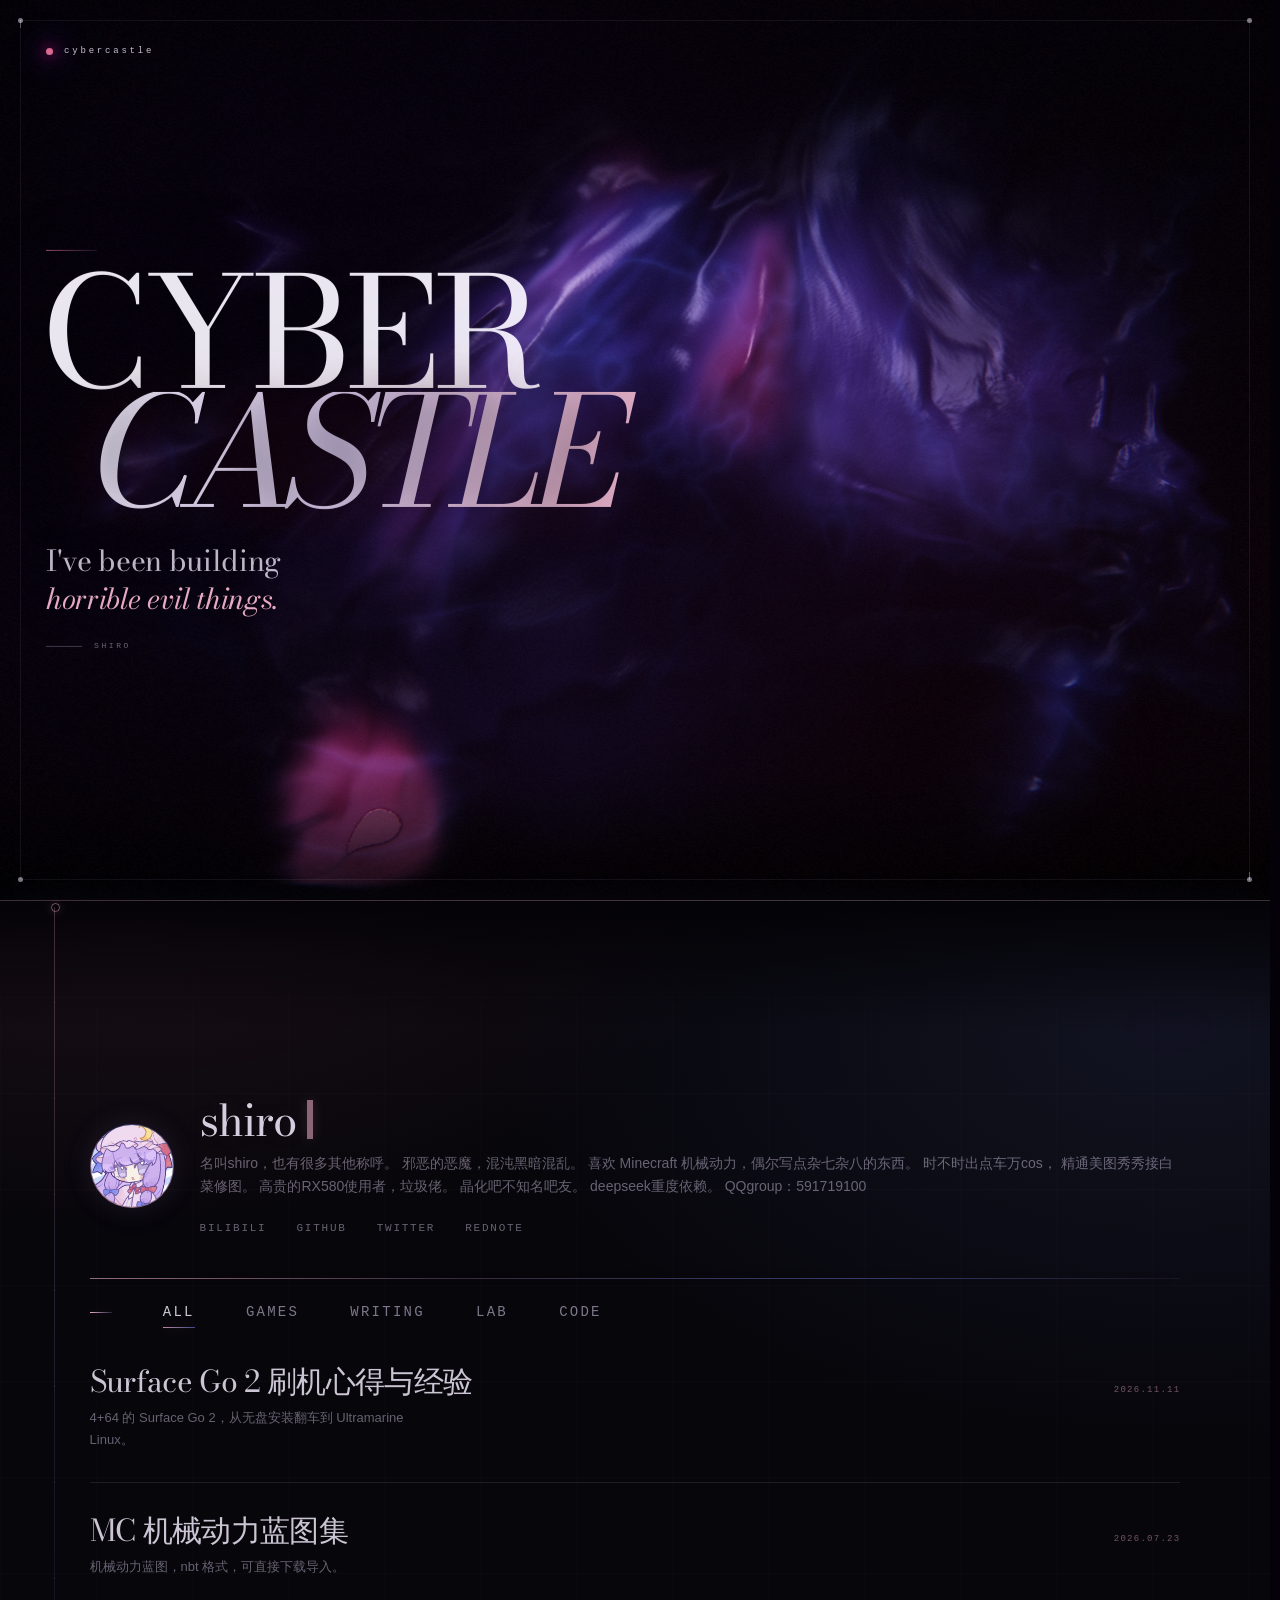
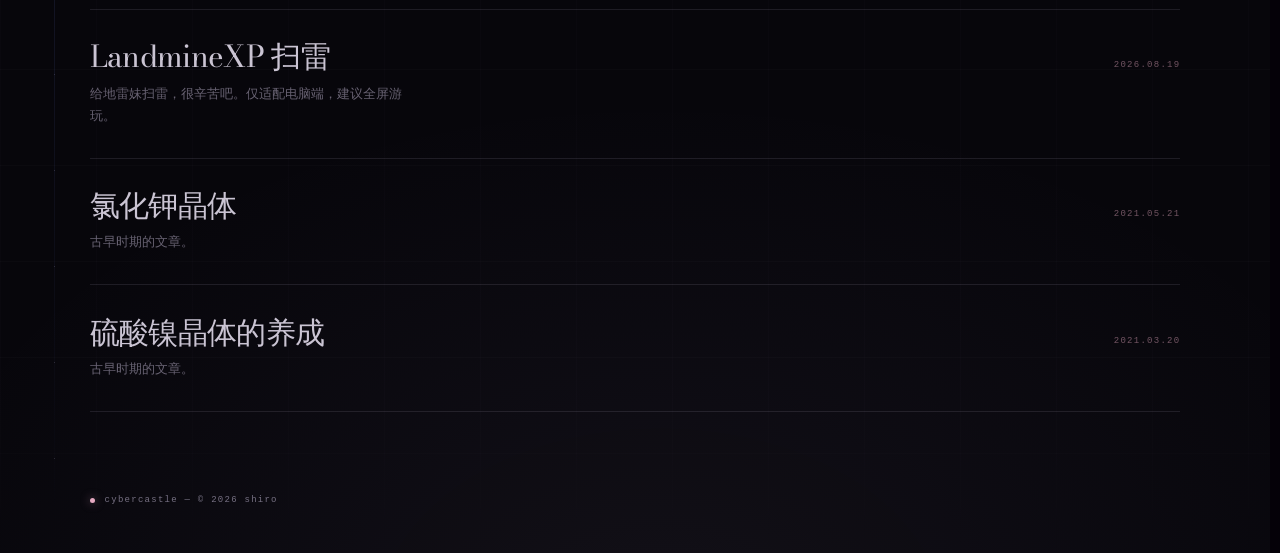
<file: index.html>
<!doctype html>
<html lang="en">
<head>
<meta charset="utf-8">
<meta name="viewport" content="width=device-width, initial-scale=1, viewport-fit=cover">
<meta name="theme-color" content="#07060b">
<link rel="icon" href="data:image/svg+xml,%3Csvg xmlns='http://www.w3.org/2000/svg' viewBox='0 0 64 64'%3E%3Crect width='64' height='64' fill='%2307060b'/%3E%3Ccircle cx='32' cy='32' r='8' fill='%23d96a92'/%3E%3C/svg%3E">
<meta name="description" content="cybercastle — the personal archive of shiro. I've been building horrible evil things.">
<meta name="author" content="shiro">
<meta name="color-scheme" content="dark">
<meta property="og:type" content="website">
<meta property="og:title" content="cybercastle — personal archive of shiro">
<meta property="og:description" content="I've been building horrible evil things.">
<title>cybercastle — personal archive of shiro</title>
<!-- Typeface: Bodoni Moda, SIL Open Font License. All imagery generated at runtime; zero external requests. -->
<style>
@font-face{
  font-family:"Bodoni Moda";
  font-style:normal;
  font-weight:400;
  font-display:block;
  src:url([data-uri]) format("woff2");
}
@font-face{
  font-family:"Bodoni Moda";
  font-style:italic;
  font-weight:400;
  font-display:block;
  src:url([data-uri]) format("woff2");
}
:root{
  --paper:#f4eeff;
  --muted:rgba(230,219,248,.48);
  --faint:rgba(230,219,248,.26);
  --line:rgba(235,225,255,.14);
  --crimson:#d96a92;
  --violet:#a08fc0;
  --azure:#7a8fc0;
  --bg:#050108;
  --pad:clamp(22px,3.6vw,58px);
}
*{box-sizing:border-box}
html,body{height:100%}
html{background:var(--bg)}
body{
  margin:0;
  overflow:hidden;
  background:var(--bg);
  color:var(--paper);
  font-family:ui-monospace,SFMono-Regular,Menlo,Consolas,"Liberation Mono",monospace;
  -webkit-font-smoothing:antialiased;
  text-rendering:optimizeLegibility;
  cursor:crosshair;
  touch-action:none;
  overscroll-behavior:none;
}
::selection{background:rgba(160,143,192,.35);color:#fff}
#gl{
  position:fixed;
  inset:0;
  width:100%;
  height:100%;
  display:block;
  opacity:0;
  transition:opacity 1.6s cubic-bezier(.16,1,.3,1);
  background:#050108;
}
body.ready #gl{opacity:1}
.fallback-art{display:none}
body.fallback #gl{display:none}
body.fallback .fallback-art{display:block}
.fallback-art{
  position:fixed;
  inset:-18%;
  background:
    radial-gradient(42% 48% at 32% 66%,rgba(168, 58, 138, 0.48) 0%,rgba(122, 32, 92, 0.22) 34%,transparent 70%),
    radial-gradient(46% 54% at 68% 38%,rgba(104, 58, 200, 0.42) 0%,rgba(58, 24, 102, 0.26) 40%,transparent 72%),
    radial-gradient(38% 40% at 57% 74%,rgba(30, 80, 172, 0.30) 0%,transparent 70%),
    radial-gradient(60% 66% at 45% 45%,rgba(98, 44, 146, 0.28) 0%,transparent 72%),
    #050108;
  filter:blur(42px) saturate(.92);
  animation:fallbackDrift 21s ease-in-out infinite alternate;
}
.fallback-art::after{
  content:"";
  position:absolute;
  inset:0;
  background-image:
    repeating-linear-gradient(114deg,rgba(255,255,255,.025) 0 1px,transparent 1px 4px),
    radial-gradient(circle at 50% 50%,transparent 36%,rgba(0,0,0,.55) 100%);
  mix-blend-mode:overlay;
}
@keyframes fallbackDrift{
  0%{transform:translate3d(-2.5%,1.5%,0) rotate(-1.5deg) scale(1.04)}
  50%{transform:translate3d(2%,-1%,0) rotate(1deg) scale(1.1)}
  100%{transform:translate3d(-1%,2.5%,0) rotate(2deg) scale(1.06)}
}

/* ————— interface ————— */
.ui{
  position:fixed;
  inset:0;
  z-index:3;
  pointer-events:none;
  display:flex;
  flex-direction:column;
  justify-content:space-between;
  padding:var(--pad);
  opacity:0;
  transition:opacity 1.4s ease .5s;
}
body.ready .ui{opacity:1}
.top,.bottom{display:flex;align-items:flex-start;justify-content:space-between;gap:24px}
.top{align-items:center}
.brand{
  display:flex;align-items:center;gap:11px;
  font-size:9px;letter-spacing:.31em;
  color:rgba(245,238,255,.8);
  white-space:nowrap;
}
.sigil{
  width:7px;height:7px;border-radius:50%;
  background:var(--crimson);
  box-shadow:0 0 14px 2px rgba(162, 13, 107, 0.686),0 0 32px 9px rgba(120,64,255,.18);
  animation:pulse 4.6s ease-in-out infinite;
}
@keyframes pulse{0%,100%{opacity:.55;transform:scale(.8)}50%{opacity:1;transform:scale(1.05)}}
.top-mid{
  font-size:8px;letter-spacing:.38em;color:var(--faint);
  white-space:nowrap;
}
.top-right{display:flex;align-items:center;gap:clamp(16px,2vw,30px)}
.index{font-size:8px;letter-spacing:.2em;color:var(--faint);white-space:nowrap}
button{
  font:inherit;
  color:inherit;
  background:none;
  border:0;
  padding:0;
  cursor:pointer;
}

/* hero */
.hero{
  position:absolute;
  left:var(--pad);
  top:50%;
  transform:translateY(-50%);
  width:min(70vw,900px);
  transition:opacity 1.8s cubic-bezier(.22,1,.36,1),transform 1.8s cubic-bezier(.22,1,.36,1),filter 1.8s ease;
}
.hero::before{
  content:"";
  display:block;
  width:clamp(34px,4vw,64px);
  height:1px;
  background:linear-gradient(90deg,rgba(217,106,146,.70),rgba(160,143,192,.15));
  margin-bottom:22px;
  transform-origin:left;
  animation:lineIn 1.8s cubic-bezier(.16,1,.3,1) .1s both;
}
@keyframes lineIn{from{transform:scaleX(0);opacity:0}to{transform:scaleX(1);opacity:1}}
.eyebrow{
  margin:0 0 20px;
  font-size:9px;
  line-height:1.6;
  letter-spacing:.34em;
  color:rgba(235,223,255,.52);
  white-space:nowrap;
  animation:softIn 1.8s cubic-bezier(.16,1,.3,1) .22s both;
}
h1{
  margin:0;
  font-family:"Bodoni Moda",Didot,"Bodoni MT","Times New Roman",serif;
  font-weight:400;
  font-size:clamp(76px,11.8vw,196px);
  line-height:.775;
  letter-spacing:-.045em;
  text-transform:uppercase;
  text-shadow:0 2px 44px rgba(2,0,8,.62),0 0 90px rgba(5,1,12,.35);
  filter:drop-shadow(0 0 34px rgba(110,52,255,.13));
  animation:titleIn 1.75s cubic-bezier(.16,1,.3,1) .15s both;
}
h1 span{display:block;color:rgba(249,244,255,.94);transform:translateX(-.03em)}
h1 em{
  display:block;
  margin-left:.46em;
  font-style:italic;
  font-weight:400;
  letter-spacing:-.055em;
  background:linear-gradient(104deg,#f5efff 0%,#d9c9ec 30%,#eeb4cc 66%,#df7f9f 100%);
  -webkit-background-clip:text;
  background-clip:text;
  color:transparent;
  filter:drop-shadow(0 0 28px rgba(255,41,78,.13));
}
@keyframes titleIn{
  from{opacity:0;transform:translateY(34px);filter:blur(18px)}
  to{opacity:1;transform:translateY(0);filter:blur(0)}
}
@keyframes softIn{from{opacity:0;transform:translateY(10px)}to{opacity:1;transform:translateY(0)}}
.lede{
  margin:clamp(22px,3.2vh,40px) 0 0;
  font-size:10px;
  line-height:2.15;
  letter-spacing:.18em;
  color:rgba(235,223,255,.42);
  text-transform:uppercase;
  animation:softIn 1.8s cubic-bezier(.16,1,.3,1) .62s both;
}
body.settled .hero{opacity:0;transform:translateY(calc(-50% - 22px));filter:blur(6px)}
body.settled .hero::before,body.settled .eyebrow{opacity:0}
.hero-side{
  position:absolute;
  right:calc(var(--pad) * -1 + 6px);
  top:50%;
  transform:translateY(-50%) rotate(90deg);
  transform-origin:center;
  font-size:8px;
  letter-spacing:.42em;
  color:rgba(235,223,255,.22);
  white-space:nowrap;
}

/* bottom */
.bottom{align-items:flex-end}
.hint-desktop{display:inline}
.hint-touch{display:none}
.hint{
  display:flex;align-items:center;gap:12px;
  font-size:8px;line-height:1.9;letter-spacing:.28em;color:rgba(235,223,255,.5);
  text-transform:uppercase;
  animation:softIn 2s ease 1.5s both;
}
.ring{
  position:relative;display:block;width:23px;height:23px;border:1px solid rgba(240,231,255,.26);border-radius:50%;
  flex:none;
}
.ring::after{
  content:"";position:absolute;left:50%;top:50%;width:3px;height:3px;border-radius:50%;
  background:rgba(244,238,255,.85);transform:translate(-50%,-50%);
  box-shadow:0 0 9px 2px rgba(162,122,255,.5);
  animation:ringPulse 3.2s ease-in-out infinite;
}
@keyframes ringPulse{0%,100%{transform:translate(-50%,-50%) scale(.7);opacity:.5}50%{transform:translate(-50%,-50%) scale(1.2);opacity:1}}
.palette{
  display:flex;align-items:center;gap:10px;
  position:absolute;left:50%;bottom:var(--pad);transform:translateX(-50%);
  font-size:8px;letter-spacing:.26em;color:rgba(235,223,255,.32);
  white-space:nowrap;
}
.swatches{display:flex;gap:4px}
.swatches i{display:block;width:11px;height:2px;border-radius:2px}
.swatches i:nth-child(1){background:#8c14e8;box-shadow:0 0 8px rgba(86, 12, 183, 0.6)}
.swatches i:nth-child(2){background:#9280b8;box-shadow:0 0 8px rgba(146,128,184,.5)}
.swatches i:nth-child(3){background:#af1c66;box-shadow:0 0 8px rgba(226, 40, 86, 0.55)}
.swatches i:nth-child(4){background:#b782aa;box-shadow:0 0 8px rgba(183,130,170,.4)}
.credit{text-align:right;font-size:8px;line-height:1.9;letter-spacing:.22em;color:rgba(235,223,255,.3);text-transform:uppercase;white-space:nowrap}
.credit b{font-weight:400;color:rgba(235,223,255,.6)}

/* frame */
.frame{
  position:fixed;inset:clamp(12px,1.6vw,22px);
  border:1px solid rgba(235,225,255,.07);
  z-index:2;pointer-events:none;
}
.frame::before,.frame::after{
  content:"";position:absolute;width:1px;height:8px;background:rgba(240,231,255,.32);
}
.frame::before{left:-1px;top:-1px}
.frame::after{right:-1px;bottom:-1px}
.corner{
  position:absolute;width:5px;height:5px;border-radius:50%;
  background:rgba(244,238,255,.5);
}
.corner.tl{left:-3px;top:-3px}
.corner.tr{right:-3px;top:-3px}
.corner.bl{left:-3px;bottom:-3px}
.corner.br{right:-3px;bottom:-3px}

/* grain overlay for extra film texture */
.grain{
  position:fixed;inset:-50%;z-index:2;pointer-events:none;opacity:.05;
  background-image:url("data:image/svg+xml,%3Csvg viewBox='0 0 220 220' xmlns='http://www.w3.org/2000/svg'%3E%3Cfilter id='n'%3E%3CfeTurbulence type='fractalNoise' baseFrequency='.85' numOctaves='3' stitchTiles='stitch'/%3E%3C/filter%3E%3Crect width='100%25' height='100%25' filter='url(%23n)' opacity='.7'/%3E%3C/svg%3E");
  animation:grainShift .7s steps(2) infinite;
  mix-blend-mode:overlay;
}
@keyframes grainShift{0%{transform:translate3d(0,0,0)}25%{transform:translate3d(-2%,1%,0)}50%{transform:translate3d(1%,-2%,0)}75%{transform:translate3d(2%,2%,0)}100%{transform:translate3d(-1%,-1%,0)}}

@media (max-width:820px){
  :root{--pad:22px}
  .top-mid,.index{display:none}
  .hero{width:calc(100vw - 44px);top:47%}
  h1{font-size:clamp(66px,18.8vw,118px)}
  h1 em{margin-left:.2em}
  .eyebrow{font-size:8px;letter-spacing:.22em;white-space:normal;max-width:260px;line-height:2}
  .lede{font-size:9px;letter-spacing:.13em;max-width:260px}
  .hero-side{display:none}
  .palette{display:none}
  .frame{inset:10px}
  .credit{display:none}
  .bottom{justify-content:flex-start}
  .hint{font-size:8px;letter-spacing:.2em}
  .hint-desktop{display:none}
  .hint-touch{display:inline}
  .grain{opacity:.04}
}
@media (max-height:600px){
  .hero{top:48%}
  h1{font-size:clamp(54px,12vh,100px)}
  .lede{display:none}
  .eyebrow{margin-bottom:12px}
}
@media (prefers-reduced-motion:reduce){
  *,*::before,*::after{animation-duration:.001ms!important;animation-iteration-count:1!important;transition-duration:.001ms!important}
  .grain{display:none}
}

/* ══════════════════════════════════════════════════════════════
   cybercastle — personal archive
   ══════════════════════════════════════════════════════════════ */
:root{
  --sans:-apple-system,BlinkMacSystemFont,"Segoe UI",Roboto,"Helvetica Neue",Arial,sans-serif;
  --serif:"Bodoni Moda",Didot,"Bodoni MT","Times New Roman",serif;
  --mono:ui-monospace,SFMono-Regular,Menlo,Consolas,"Liberation Mono",monospace;
  --jink:#07060b;
  --jink-2:#0b080f;
  --jsoft:#f0eaf5;
  --jdim:rgba(235,223,255,.42);
  --jline:rgba(235,225,255,.10);
  --jrose:#e5a9c1;
}
html{
  height:auto;
  scroll-behavior:smooth;
  scrollbar-gutter:stable;
  scrollbar-color:#2a2333 #07060b;
  scrollbar-width:thin;
}
body{
  height:auto;
  min-height:100%;
  overflow-x:hidden;
  overflow-y:auto;
  background:var(--jink);
  cursor:auto;
  touch-action:pan-y;
  overscroll-behavior-y:auto;
}
::selection{background:rgba(229,169,193,.28);color:#fff}
.skip{
  position:fixed;left:16px;top:12px;z-index:200;
  padding:9px 13px;
  background:#f4eeff;color:#07060b;text-decoration:none;
  font:8px/1 var(--mono);letter-spacing:.18em;text-transform:uppercase;
  transform:translateY(-180%);
  transition:transform .2s ease;
}
.skip:focus{transform:none}

/* ── opening panel ── */
.masthead{
  position:relative;
  height:100vh;
  height:100svh;
  min-height:600px;
  overflow:hidden;
  background:#050108;
  isolation:isolate;
  cursor:crosshair;
}
#gl{position:absolute;inset:0;width:100%;height:100%}
.fallback-art{position:absolute}
.grain{position:absolute}
.frame{position:absolute;z-index:2}
.ui{position:absolute;z-index:3;inset:0}

.masthead h1{font-size:clamp(76px,12vw,200px)}
.masthead h1 em{margin-left:.30em}
.statement{
  margin:clamp(20px,3.4vh,38px) 0 0;
  max-width:16em;
  font-family:var(--serif);
  font-size:clamp(20px,2.25vw,31px);
  font-weight:400;
  line-height:1.34;
  letter-spacing:-.012em;
  color:rgba(245,238,255,.76);
  text-shadow:0 2px 40px rgba(2,0,8,.45);
  animation:softIn 1.8s cubic-bezier(.16,1,.3,1) .72s both;
}
.statement em{
  font-style:italic;
  color:var(--jrose);
}
.owner{
  display:flex;align-items:center;gap:12px;
  margin:clamp(18px,2.6vh,28px) 0 0;
  font:8px/1 var(--mono);
  letter-spacing:.32em;
  text-transform:uppercase;
  color:rgba(235,223,255,.44);
  animation:softIn 1.8s cubic-bezier(.16,1,.3,1) .94s both;
}
.owner::before{content:"";display:block;width:36px;height:1px;background:rgba(235,223,255,.25)}
.scroll-cue{
  pointer-events:auto;
  display:flex;align-items:center;gap:12px;
  color:rgba(235,223,255,.48);
  text-decoration:none;
  font:8px/1 var(--mono);
  letter-spacing:.28em;
  text-transform:uppercase;
  transition:color .3s ease;
  animation:softIn 1.8s cubic-bezier(.16,1,.3,1) 1.2s both;
}
.scroll-cue:hover{color:#fff}
.scroll-line{
  position:relative;display:block;width:1px;height:36px;
  background:rgba(235,225,255,.15);
  overflow:hidden;
}
.scroll-line::after{
  content:"";position:absolute;left:0;top:-12px;width:1px;height:12px;
  background:linear-gradient(180deg,transparent,#e5a9c1);
  animation:scrollDrop 2.6s cubic-bezier(.7,0,.3,1) infinite;
}
@keyframes scrollDrop{
  0%{transform:translateY(0);opacity:0}
  18%{opacity:1}
  78%{opacity:1}
  100%{transform:translateY(48px);opacity:0}
}
.bottom-mid{
  font:8px/1.8 var(--mono);letter-spacing:.22em;text-transform:uppercase;
  color:rgba(235,223,255,.28);text-align:center;
}
.bottom-mid a{color:inherit;text-decoration:none;transition:color .25s;pointer-events:auto}
.bottom-mid a:hover,.bottom-mid a:focus-visible{color:#fff}
.bottom-mid span{opacity:.35;margin:0 8px}
.credit{color:rgba(235,223,255,.26)}
.credit b{color:rgba(235,223,255,.48)}

/* ── journal ── */
.journal{
  position:relative;z-index:5;
  padding:0 clamp(22px,5vw,64px);
  background:
    radial-gradient(120% 48% at 50% -8%,rgba(97,53,139,.13),transparent 62%),
    var(--jink);
  color:var(--jsoft);
  font-family:var(--sans);
  border-top:1px solid rgba(235,225,255,.13);
  cursor:auto;
}
.jbar{
  position:sticky;top:0;z-index:30;
  margin:0 calc(0px - clamp(22px,5vw,64px));
  padding:0 clamp(22px,5vw,64px);
  background:rgba(7,6,11,.74);
  border-bottom:1px solid rgba(235,225,255,.08);
  backdrop-filter:blur(16px);
  -webkit-backdrop-filter:blur(16px);
}
.jbar-inner{
  max-width:1180px;margin:0 auto;height:64px;
  display:flex;align-items:center;justify-content:space-between;gap:24px;
}
.jbrand{
  display:inline-flex;align-items:center;gap:10px;
  font:500 10px/1 var(--mono);
  letter-spacing:.26em;
  color:rgba(245,238,255,.84);
  text-decoration:none;
}
.jbrand::before{
  content:"";width:6px;height:6px;border-radius:50%;
  background:#d96a92;
  box-shadow:0 0 12px 2px rgba(217,106,146,.42);
}
.jbrand span{text-transform:lowercase}
.jnav{display:flex;align-items:center;gap:clamp(18px,3vw,36px)}
.jnav a{
  font:8px/1 var(--mono);letter-spacing:.22em;text-transform:uppercase;
  color:rgba(235,223,255,.42);text-decoration:none;
  transition:color .25s ease;
}
.jnav a:hover,.jnav a:focus-visible{color:#fff}
.jnav a:focus-visible,.jbrand:focus-visible,.jfooter a:focus-visible,.bottom-mid a:focus-visible,.scroll-cue:focus-visible{outline:1px solid rgba(235,225,255,.4);outline-offset:5px}
.jnav .top-link{color:rgba(235,223,255,.28)}
.jintro{
  scroll-margin-top:86px;
  max-width:1180px;margin:0 auto;
  padding:clamp(88px,14vh,160px) 0 clamp(64px,10vh,116px);
}
.jlabel{
  margin:0 0 clamp(28px,4vh,40px);
  font:8px/1.7 var(--mono);letter-spacing:.32em;text-transform:uppercase;
  color:rgba(235,223,255,.34);
}
.jintro h2{
  margin:0;
  max-width:12em;
  font-family:var(--serif);
  font-weight:400;
  font-size:clamp(42px,7.1vw,104px);
  line-height:.96;
  letter-spacing:-.035em;
  color:var(--jsoft);
}
.jintro h2 em{
  font-style:italic;
  background:linear-gradient(104deg,#f5efff 0%,#d9c9ec 30%,#eeb4cc 66%,#df7f9f 100%);
  -webkit-background-clip:text;background-clip:text;color:transparent;
}
.jgrid{
  display:grid;
  grid-template-columns:minmax(0,1.25fr) minmax(260px,.75fr);
  gap:clamp(36px,7vw,110px);
  margin-top:clamp(44px,7vh,80px);
  padding-top:clamp(28px,4vh,42px);
  border-top:1px solid var(--jline);
}
.jlede{
  margin:0;
  max-width:36em;
  font-size:clamp(15px,1.35vw,18px);
  line-height:1.8;
  color:rgba(235,223,255,.62);
}
.jlede a{color:rgba(245,238,255,.82);text-decoration:none;border-bottom:1px solid rgba(235,223,255,.18)}
.jfacts{
  display:flex;flex-direction:column;
  font:8.5px/1.7 var(--mono);letter-spacing:.12em;text-transform:uppercase;
}
.jfacts div{
  display:flex;justify-content:space-between;align-items:center;gap:24px;
  padding:11px 0;
  border-bottom:1px solid rgba(235,225,255,.07);
}
.jfacts div:first-child{border-top:1px solid rgba(235,225,255,.07)}
.jfacts span{color:rgba(235,223,255,.28)}
.jfacts b{font-weight:400;color:rgba(235,223,255,.64);text-align:right}
.jdot{
  display:inline-block;width:4px;height:4px;border-radius:50%;
  margin-right:7px;vertical-align:1px;
  background:#d96a92;box-shadow:0 0 8px rgba(217,106,146,.55);
}
.jwriting{
  scroll-margin-top:86px;
  max-width:1180px;margin:0 auto;
  padding-bottom:clamp(72px,12vh,132px);
}
.jhead{
  display:flex;justify-content:space-between;align-items:baseline;gap:24px;
  padding-bottom:16px;
  border-bottom:1px solid var(--jline);
  font:8px/1.6 var(--mono);letter-spacing:.3em;text-transform:uppercase;
  color:rgba(235,223,255,.30);
}
.jlist{display:flex;flex-direction:column}
.entry{
  appearance:none;
  width:100%;
  display:grid;
  grid-template-columns:52px minmax(0,1fr) 32px;
  align-items:start;
  gap:clamp(12px,2vw,26px);
  padding:clamp(25px,3.8vh,38px) 0;
  border:0;
  border-bottom:1px solid var(--jline);
  background:transparent;
  color:inherit;
  text-align:left;
  font-family:var(--sans);
  cursor:pointer;
  transition:background .35s ease;
}
.entry:hover{
  background:linear-gradient(90deg,transparent,rgba(235,225,255,.025) 18%,rgba(235,225,255,.018) 82%,transparent);
}
.enum{
  padding-top:7px;
  font:9px/1 var(--mono);letter-spacing:.1em;
  color:rgba(235,223,255,.22);
}
.entrydate{
  display:block;
  margin-bottom:10px;
  font:8px/1.5 var(--mono);letter-spacing:.19em;text-transform:uppercase;
  color:rgba(235,223,255,.30);
}
.entrytitle{
  display:block;
  font-family:var(--serif);
  font-weight:400;
  font-size:clamp(24px,3.05vw,40px);
  line-height:1.06;
  letter-spacing:-.026em;
  color:rgba(245,238,255,.87);
  transition:color .3s ease;
}
.entryexcerpt{
  display:block;
  margin-top:9px;
  max-width:52em;
  font-size:13px;
  line-height:1.65;
  color:rgba(235,223,255,.44);
}
.entryarrow{
  align-self:center;justify-self:end;
  font-size:18px;
  color:rgba(235,223,255,.24);
  transition:color .3s ease,transform .35s cubic-bezier(.16,1,.3,1);
}
.entry:hover .entrytitle{color:#f2c2d6}
.entry:hover .entryarrow{color:var(--jrose);transform:translate(3px,-3px)}
.entry:focus-visible{
  outline:1px solid rgba(235,225,255,.45);
  outline-offset:-1px;
}
.jfooter{
  max-width:1180px;margin:0 auto;
  padding:26px 0 46px;
  border-top:1px solid var(--jline);
  display:flex;justify-content:space-between;align-items:center;gap:24px;
  font:8px/1.7 var(--mono);letter-spacing:.16em;text-transform:uppercase;
  color:rgba(235,223,255,.24);
}
.jfooter a{color:inherit;text-decoration:none;transition:color .25s}
.jfooter a:hover,.jfooter a:focus-visible{color:#fff}

/* ── responsive ── */
@media (max-width:820px){
  .masthead{min-height:560px}
  .masthead h1{font-size:clamp(64px,18vw,112px)}
  .masthead h1 em{margin-left:.18em}
  .statement{max-width:18em;font-size:clamp(17px,4.8vw,21px);line-height:1.45}
  .owner{font-size:7px;letter-spacing:.24em}
  .scroll-cue{font-size:7px;letter-spacing:.2em;gap:10px}
  .bottom-mid{display:none}
  .jbar-inner{height:58px}
  .jintro{padding:clamp(60px,10vh,96px) 0 clamp(52px,8vh,80px)}
  .jintro h2{font-size:clamp(38px,10.8vw,64px);line-height:1}
  .jgrid{grid-template-columns:1fr;gap:32px;margin-top:34px}
  .jlede{font-size:15px}
  .jfacts{max-width:420px}
  .jhead{font-size:7px;letter-spacing:.22em}
  .entry{grid-template-columns:28px minmax(0,1fr) 18px;gap:11px;padding:24px 0}
  .enum{font-size:8px;padding-top:5px}
  .entrydate{font-size:7px;letter-spacing:.15em;margin-bottom:8px}
  .entrytitle{font-size:clamp(22px,6.2vw,30px);line-height:1.1}
  .entryexcerpt{font-size:12px;line-height:1.6;margin-top:7px}
  .entryarrow{font-size:15px}
  .jfooter{font-size:7px;flex-direction:column;align-items:flex-start;gap:9px;padding-bottom:34px}
}
@media (max-height:640px){
  .masthead{min-height:480px}
  .masthead h1{font-size:clamp(54px,11vh,94px)}
  .statement{font-size:16px;line-height:1.35;margin-top:12px}
  .owner{margin-top:12px}
  .hero{top:48%}
  .bottom{padding-top:0}
}
@media (prefers-reduced-motion:reduce){
  html{scroll-behavior:auto}
  .scroll-line::after{animation:none}
}


/* ══════════════════════════════════════════════════════════════
   minimal homepage pass
   ══════════════════════════════════════════════════════════════ */
.masthead .top{justify-content:flex-start}
.masthead .bottom{justify-content:center;align-items:flex-end}
.masthead .scroll-cue{color:rgba(235,223,255,.40)}

.journal{
  position:relative;
  padding:0 clamp(24px,7vw,96px);
  background:var(--jink);
  border-top:1px solid rgba(235,225,255,.16);
  min-height:70vh;
}
.journal::before{
  content:"";
  position:absolute;
  inset:0 0 auto 0;
  height:130px;
  background:linear-gradient(180deg,rgba(3,2,6,.92),rgba(3,2,6,0));
  pointer-events:none;
}
.journal-inner{
  position:relative;
  z-index:1;
  max-width:1180px;
  margin:0 auto;
  padding:clamp(124px,22vh,224px) 0 0;
}
.journal-label{
  margin:0 0 26px;
  font-family:var(--mono);
  font-size:8px;
  font-weight:400;
  line-height:1;
  letter-spacing:.34em;
  text-transform:uppercase;
  color:rgba(235,223,255,.32);
}
.post-list{border-top:1px solid var(--jline)}
.post{
  appearance:none;
  width:100%;
  display:grid;
  grid-template-columns:minmax(0,1fr) auto;
  align-items:baseline;
  column-gap:clamp(16px,3vw,40px);
  row-gap:2px;
  padding:clamp(22px,3.4vh,32px) 0;
  border:0;
  border-bottom:1px solid var(--jline);
  background:transparent;
  color:inherit;
  text-align:left;
  font-family:var(--sans);
  cursor:pointer;
  text-decoration:none;
}
.post-date{
  grid-column:2;
  grid-row:1;
  text-align:right;
  font:9px/1.6 var(--mono);
  letter-spacing:.14em;
  color:rgba(235,223,255,.36);
}
.post-title{
  grid-column:1;
  grid-row:1;
  font-family:var(--serif);
  font-weight:400;
  font-size:clamp(24px,3.25vw,30px);
  line-height:1.08;
  letter-spacing:-.022em;
  color:rgba(245,238,255,.82);
  transition:color .3s ease;
}
.post:hover .post-title{color:#f0c0d4}
.post-desc{
  grid-column:1;
  grid-row:2;
  margin-top:8px;
  font-family:var(--sans);
  font-size:clamp(11px,1.05vw,13px);
  line-height:1.7;
  color:rgba(235,223,255,.42);
  max-width:46ch;
}
.post:focus-visible{outline:1px solid rgba(235,225,255,.4);outline-offset:5px}
.journal-footer{
  padding:clamp(52px,9vh,92px) 0 46px;
  font:9px/1.6 var(--mono);
  letter-spacing:.14em;
  color:rgba(235,223,255,.48);
}

@media (max-width:600px){
  .journal-inner{padding:104px 0 0}
  .journal::before{height:100px}
  .journal-label{margin-bottom:20px}
  .post{grid-template-columns:1fr;gap:8px;padding:21px 0}
  .post-title{grid-column:1;grid-row:1;font-size:25px;line-height:1.12}
  .post-date{grid-column:1;grid-row:2;text-align:left;font-size:8px}
  .post-desc{grid-column:1;grid-row:3}
  .journal-footer{padding:44px 0 34px}
}


/* profile header + category bar */
.profile{
  display:flex;
  align-items:center;
  gap:clamp(16px,2.6vw,26px);
  padding-bottom:clamp(30px,5vh,46px);
  border-bottom:1px solid var(--jline);
}
.avatar{
  flex:none;
  width:clamp(60px,6.8vw,84px);
  aspect-ratio:1;
  overflow:hidden;
  object-fit:cover;
  display:grid;
  place-items:center;
  border:1px solid rgba(235,225,255,.16);
  border-radius:50%;
  background:radial-gradient(circle at 34% 28%,rgba(229,169,193,.13),rgba(7,6,11,.25) 65%);
  font-family:var(--serif);
  font-style:italic;
  font-size:clamp(20px,2.6vw,28px);
  line-height:1;
  color:var(--jrose);
}
.profile-copy{min-width:0}
.profile-name{
  margin:0;
  font-family:var(--serif);
  font-weight:400;
  font-size:clamp(30px,3.4vw,44px);
  line-height:1;
  letter-spacing:-.02em;
  color:rgba(245,238,255,.86);
}
.profile-bio{
  margin:9px 0 0;
  font-family:var(--sans);
  font-size:clamp(12px,1.12vw,14px);
  line-height:1.65;
  color:rgba(235,223,255,.42);
}

/* ---- 社交媒体按钮：和下面那排分类按钮同一套语言 ---- */
.socials{
  display:flex;
  flex-wrap:wrap;
  gap:clamp(16px,2.4vw,30px);
  margin:24px 0 0;
  padding:0;
  list-style:none;
  font-family:var(--mono);
  font-size:11px;
  letter-spacing:.16em;
  text-transform:uppercase;
  color:var(--jdim);
}

.socials a{
  position:relative;
  display:inline-block;
  color:inherit;
  text-decoration:none;
  transition:color .25s ease;
}

.socials a:hover{
  color:rgba(245,238,255,.86);
}

/* 悬停时长出一条玫瑰色细线，做法和分类按钮选中时一样 */
.socials a::after{
  content:"";
  position:absolute;
  left:0;
  right:0;
  bottom:-5px;
  height:1px;
  background:var(--jrose);
  transform:scaleX(0);
  transform-origin:left;
  transition:transform .3s ease;
}

.socials a:hover::after{
  transform:scaleX(1);
}
.filters{
  display:flex;
  align-items:center;
  flex-wrap:wrap;
  gap:clamp(26px,4vw,56px);
  padding:24px 0 12px;
  font-family:var(--mono);
  font-size:14px;
  line-height:1.4;
  letter-spacing:.16em;
  text-transform:uppercase;
  color:rgba(235,223,255,.52);
}
.filter{
  appearance:none;
  position:relative;
  border:0;
  padding:0;
  background:none;
  color:inherit;
  font:inherit;
  letter-spacing:inherit;
  text-transform:inherit;
  cursor:pointer;
  transition:color .25s ease;
}
.filter:hover,.filter:focus-visible{color:rgba(245,238,255,.72)}
.filter:focus-visible{outline:1px solid rgba(235,225,255,.4);outline-offset:5px}
.filter.is-active{color:rgba(245,238,255,.84)}
.filter.is-active::after{
  content:"";
  position:absolute;
  left:0;right:0;bottom:-6px;
  height:1px;
  background:var(--jrose);
  opacity:.8;
}
.post-list{border-top:0}
.post[hidden]{display:none}

@media (max-width:600px){
  .profile{gap:14px;padding-bottom:26px}
  .avatar{width:56px;font-size:19px}
  .profile-name{font-size:26px}
  .profile-bio{font-size:11px;margin-top:7px}
  .filters{gap:16px;padding:20px 0 10px;font-size:13px;letter-spacing:.1em}
}


/* ── light cyberpunk details ── */
:root{
  --jblue:#7a8fc0;
  --jmauve:#a08fc0;
}
.journal{
  border-top-color:rgba(229,169,193,.24);
  background:
    radial-gradient(920px 520px at 10% -2%,rgba(217,106,146,.10),transparent 68%),
    radial-gradient(980px 600px at 92% 10%,rgba(122,143,255,.09),transparent 70%),
    radial-gradient(1080px 720px at 52% 105%,rgba(160,143,192,.07),transparent 72%),
    var(--jink);
  box-shadow:0 -1px 32px rgba(122,143,255,.05);
}
.journal::after{
  content:"";
  position:absolute;
  inset:0;
  z-index:0;
  pointer-events:none;
  background-image:
    linear-gradient(rgba(235,225,255,.033) 1px,transparent 1px),
    linear-gradient(90deg,rgba(235,225,255,.023) 1px,transparent 1px);
  background-size:100% 96px,96px 100%;
  opacity:.6;
  -webkit-mask-image:linear-gradient(to bottom,transparent 0,#000 12%,#000 88%,transparent 100%);
  mask-image:linear-gradient(to bottom,transparent 0,#000 12%,#000 88%,transparent 100%);
}
.profile{
  position:relative;
  border-bottom:0;
}
.profile::after{
  content:"";
  position:absolute;
  left:0;right:0;bottom:0;
  height:1px;
  background:linear-gradient(90deg,rgba(229,169,193,.62),rgba(160,143,192,.28) 34%,rgba(122,143,255,.38) 70%,rgba(235,225,255,.05));
  box-shadow:0 0 18px rgba(229,169,193,.10);
}
.avatar{
  position:relative;
  border:1px solid transparent;
  background:
    radial-gradient(circle at 34% 28%,rgba(229,169,193,.16),rgba(7,6,11,.30) 66%) padding-box,
    conic-gradient(from 220deg,rgba(229,169,193,.70),rgba(122,143,255,.32),rgba(160,143,192,.72),rgba(229,169,193,.70)) border-box;
  box-shadow:0 0 30px rgba(229,169,193,.08),0 0 42px rgba(122,143,255,.06),inset 0 0 24px rgba(122,143,255,.06);
  text-shadow:0 0 18px rgba(229,169,193,.24);
}
.avatar img{
  width:100%;
  height:100%;
  object-fit:cover;
  display:block;
}

.avatar::after{
  content:"";
  position:absolute;
  top:7px;right:7px;
  width:5px;height:5px;
  border-radius:50%;
  background:var(--jrose);
  box-shadow:0 0 9px 1px rgba(229,169,193,.7);
}
.profile-name{
  display:inline-block;
  text-shadow:0 0 26px rgba(229,169,193,.10);
}
.profile-name::after{
  content:"";
  display:inline-block;
  width:6px;height:.9em;
  margin-left:11px;
  vertical-align:-.08em;
  background:var(--jrose);
  opacity:.58;
  box-shadow:0 0 12px rgba(229,169,193,.30);
  animation:caret 1.8s steps(2,jump-none) infinite;
}
@keyframes caret{50%{opacity:0}}
.filters{
  position:relative;
}
.filters::before{
  content:"";
  flex:none;
  width:22px;height:1px;
  background:linear-gradient(90deg,var(--jrose),rgba(122,143,255,.22));
  box-shadow:0 0 9px rgba(229,169,193,.20);
}
.filter{
  transition:color .25s ease,text-shadow .25s ease;
}
.filter:hover,.filter:focus-visible{
  color:rgba(245,238,255,.86);
  text-shadow:0 0 16px rgba(229,169,193,.16);
}
.filter.is-active::after{
  background:linear-gradient(90deg,var(--jrose),rgba(122,143,255,.62));
  box-shadow:0 0 12px rgba(229,169,193,.35);
}
.post{
  position:relative;
  transition:background .35s ease;
}
.post:hover .post-title{
  color:#f2c2d6;
  text-shadow:-1px 0 rgba(122,143,255,.28),1px 0 rgba(229,169,193,.18),0 0 24px rgba(229,169,193,.10);
}
.post-date{color:rgba(229,169,193,.48)}
.journal-footer{
  display:flex;
  align-items:center;
  gap:10px;
}
.journal-footer::before{
  content:"";
  flex:none;
  width:5px;height:5px;
  border-radius:50%;
  background:var(--jrose);
  box-shadow:0 0 10px rgba(229,169,193,.55);
}
@media (max-width:600px){
  .journal::after{background-size:100% 72px,72px 100%;opacity:.45}
  .profile-name::after{width:5px;margin-left:8px}
  .filters::before{width:16px}
}


/* thin instrument rail */
.journal-inner::before{
  content:"";
  position:absolute;
  left:-36px;
  top:6px;
  bottom:26px;
  width:1px;
  pointer-events:none;
  background:
    linear-gradient(180deg,rgba(229,169,193,.36),rgba(122,143,255,.16) 52%,transparent),
    repeating-linear-gradient(180deg,transparent 0 95px,rgba(235,225,255,.22) 95px 96px);
  opacity:.7;
}
.journal-inner::after{
  content:"";
  position:absolute;
  left:-39px;
  top:2px;
  width:7px;
  height:7px;
  border-radius:50%;
  border:1px solid rgba(229,169,193,.48);
  box-shadow:0 0 10px rgba(229,169,193,.20);
  pointer-events:none;
}
@media (max-width:960px){
  .journal-inner::before,.journal-inner::after{display:none}
}

/* ============================================================
   手机端可读性：把过小的字抬起来
   放在最后 = 优先级最高，覆盖前面几块小值，不用去改旧代码
   ============================================================ */
@media (max-width:600px){
  /* 主屏微字 */
  .eyebrow    { font-size:11px; }
  .lede       { font-size:12px; }
  .hint       { font-size:11px; }
  .owner,
  .scroll-cue { font-size:10px; }

  /* 简介与分类栏 */
  .profile-name { font-size:30px; }
  .profile-bio  { font-size:16px; line-height:1.85; }
  .filters      { font-size:15px; }

  /* 文章列表 */
  .post-title  { font-size:26px; }
  .post-date   { font-size:11px; }
  .post-desc   { font-size:15px; line-height:1.75; }

  /* 页脚 */
  .journal-footer { font-size:12px; }
}

</style>
</head>
<body>
<a class="skip" href="#journal">Skip to content</a>

<section class="masthead" id="top">
  <canvas id="gl" aria-hidden="true"></canvas>
  <div class="fallback-art" aria-hidden="true"></div>
  <div class="grain" aria-hidden="true"></div>
  <div class="frame" aria-hidden="true"><i class="corner tl"></i><i class="corner tr"></i><i class="corner bl"></i><i class="corner br"></i></div>

  <div class="ui">
    <header class="top">
      <div class="brand"><span class="sigil"></span><span>cybercastle</span></div>
    </header>

    <section class="hero" aria-label="cybercastle — personal archive">
      <h1><span>CYBER</span><em>CASTLE</em></h1>
      <p class="statement">I've been building<br><em>horrible evil things.</em></p>
      <p class="owner">shiro</p>
    </section>

  </div>
</section>

<main class="journal" id="journal">
  <div class="journal-inner">
    <header class="profile">
      <div class="avatar">
        <img src="images/myself.png" alt="shiro 的头像">
      </div>
      <div class="profile-copy">
        <h2 class="profile-name">shiro</h2>
        <p class="profile-bio">名叫shiro，也有很多其他称呼。
                                邪恶的恶魔，混沌黑暗混乱。
                                喜欢 Minecraft 机械动力，偶尔写点杂七杂八的东西。
                                时不时出点车万cos，
                                精通美图秀秀接白菜修图。
                                高贵的RX580使用者，垃圾佬。
                                晶化吧不知名吧友。
                                deepseek重度依赖。
                                QQgroup：591719100</p>

        <!-- 社交媒体：字体、颜色、高亮都照着下面的分类按钮做 -->
        <ul class="socials">
          <li><a href="https://space.bilibili.com/3546648888216061" target="_blank" rel="noopener">Bilibili</a></li>
          <li><a href="https://github.com/H2CO3w/H2CO3w" target="_blank" rel="noopener">GitHub</a></li>
          <li><a href="tw.html" target="_blank" rel="noopener">Twitter</a></li>
          <li><a href="https://xhslink.cn/o/AsTsFeaEeQV" target="_blank" rel="noopener">RedNote</a></li>
        </ul>
      </div>
    </header>

    <nav class="filters" aria-label="Filter writing">
      <button class="filter is-active" type="button" data-filter="all" aria-pressed="true">All</button>
      <button class="filter" type="button" data-filter="games" aria-pressed="false">Games</button>
      <button class="filter" type="button" data-filter="writing" aria-pressed="false">Writing</button>
      <button class="filter" type="button" data-filter="lab" aria-pressed="false">Lab</button>
      <button class="filter" type="button" data-filter="code" aria-pressed="false">Code</button>
    </nav>

    <div class="post-list">
      <a class="post" href="posts/surface-go2-2026-11-11.html" data-category="code">
        <span class="post-date">2026.11.11</span>
        <span class="post-title">Surface Go 2 刷机心得与经验</span>
        <span class="post-desc">4+64 的 Surface Go 2，从无盘安装翻车到 Ultramarine Linux。</span>
      </a>

      <a class="post" href="posts/games-minecraft-2026-07-23.html" data-category="games">
        <span class="post-date">2026.07.23</span>
        <span class="post-title">MC 机械动力蓝图集</span>
        <span class="post-desc">机械动力蓝图，nbt 格式，可直接下载导入。</span>
      </a>

      <a class="post" href="games/landminexp/index.html" target="_blank" rel="noopener" data-category="games">
        <span class="post-date">2026.08.19</span>
        <span class="post-title">LandmineXP 扫雷</span>
        <span class="post-desc">给地雷妹扫雷，很辛苦吧。仅适配电脑端，建议全屏游玩。</span>
      </a>

      <a class="post" href="posts/lab-crystal-2021-05-21.html" data-category="lab">
        <span class="post-date">2021.05.21</span>
        <span class="post-title">氯化钾晶体</span>
        <span class="post-desc">古早时期的文章。</span>
      </a>

      <a class="post" href="posts/lab-crystal-2021-03-20.html" data-category="lab">
        <span class="post-date">2021.03.20</span>
        <span class="post-title">硫酸镍晶体的养成</span>
        <span class="post-desc">古早时期的文章。</span>
      </a>
    </div>

    <footer class="journal-footer">cybercastle — © 2026 shiro</footer>
  </div>
</main>



<script src="js/nebula.js"></script>

<script>
(() => {
  "use strict";

  const filters = document.querySelectorAll(".filter");
  filters.forEach((button) => {
    button.addEventListener("click", () => {
      const category = button.dataset.filter;
      filters.forEach((item) => {
        const active = item === button;
        item.classList.toggle("is-active", active);
        item.setAttribute("aria-pressed", active ? "true" : "false");
      });
      document.querySelectorAll(".post").forEach((post) => {
        post.hidden = category !== "all" && post.dataset.category !== category;
      });
    });
  });
})();
</script>

</body>
</html>
</file>
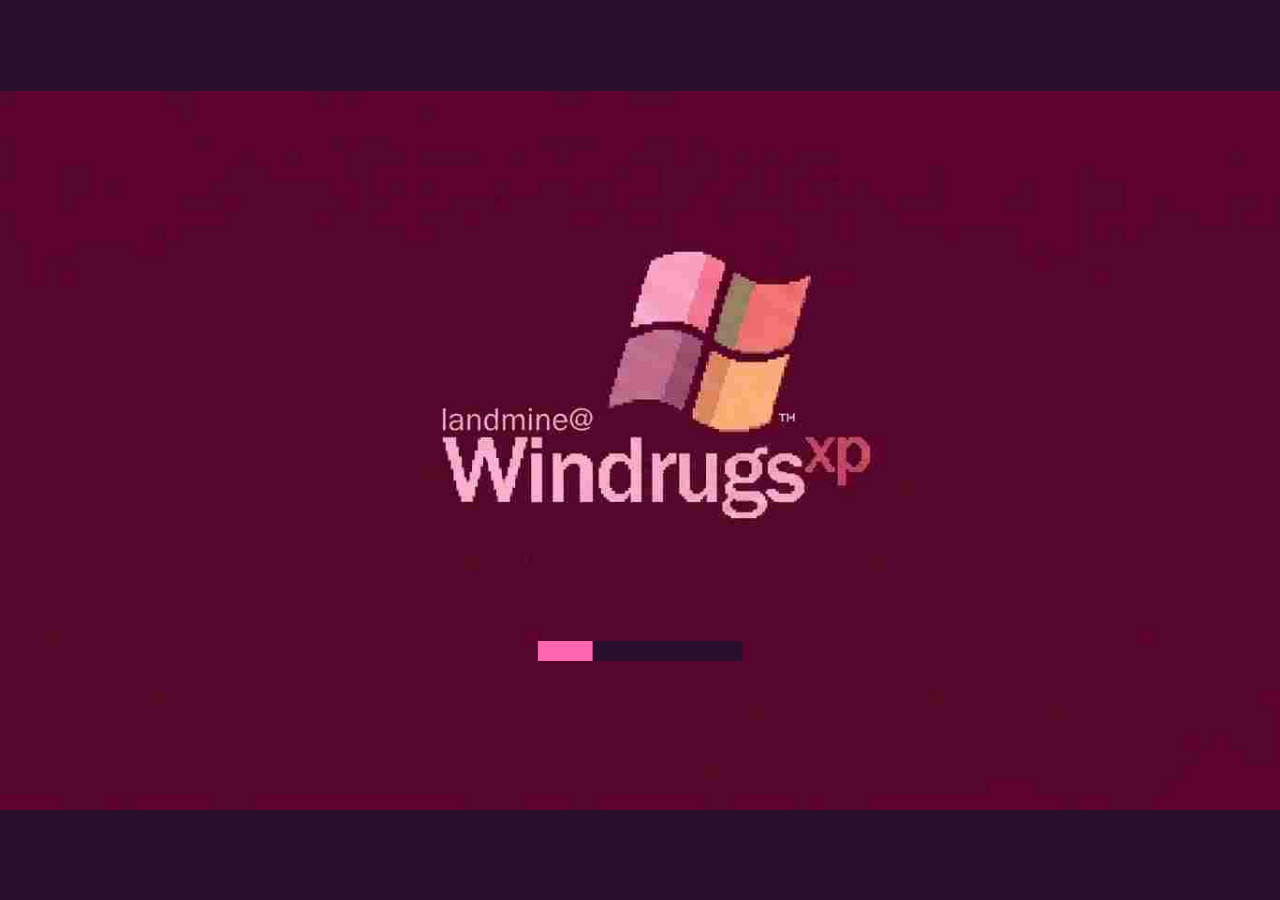
<file: games/landminexp/index.html>
<!DOCTYPE html>
<html lang="zh-CN">
<head>
<meta charset="UTF-8">
<meta name="viewport" content="width=device-width, initial-scale=1.0">
<title>windows_landmine</title>
<link rel="stylesheet" href="css/base.css">
<link rel="stylesheet" href="css/windows.css">
<link rel="stylesheet" href="css/effects.css">
<link rel="stylesheet" href="css/loading.css">
</head>
<body>
  <!-- ===== 启动加载界面 ===== -->
  <div id="loading-screen">
    <div class="loading-bar-bg" id="loading-bar">
      <div class="loading-bar-fill" id="loading-fill"></div>
    </div>
    <div id="loading-hint" class="loading-hint hidden" aria-live="polite">CLICK TO START</div>
  </div>

  <!-- 桌面图标栏（竖排） -->
  <div id="desktop-icons">
    <div class="desk-icon" data-target="compat">
      <img src="assets/images/health.png" alt="健康">
      <span>健康</span>
    </div>
    <div class="desk-icon" data-target="calendar">
      <img src="assets/images/calendar.png" alt="日历">
      <span>日历</span>
    </div>
    <div class="desk-icon" data-target="items">
      <img src="assets/images/tool.png" alt="工具">
      <span>工具</span>
    </div>
    <div class="desk-icon" data-target="music">
      <img src="assets/images/music.png" alt="音乐">
      <span>音乐</span>
    </div>
  </div>

  <!-- 扫雷窗口 -->
  <div id="game" class="window">
    <div class="window-titlebar">
      <span class="title-text">扫雷</span>
    </div>
    <div class="window-body">
      <div id="top">
        <div class="led" id="mine-count">010</div>
        <button id="reset-btn">
          <img id="reset-img" src="assets/images/normal.gif" alt="reset">
          <video id="reset-video" muted playsinline style="display:none;"></video>
        </button>
        <div class="led" id="timer">240</div>
      </div>
      <canvas id="board"></canvas>
    </div>
  </div>

  <!-- 健康窗口 -->
  <div id="compat" class="window" style="display:none;">
    <div class="window-titlebar">
      <span class="title-text">健康</span>
      <button class="win-close" data-target="compat">×</button>
    </div>
    <div class="window-body">
      <div class="stat-item">
        <span class="stat-label">压力值</span>
        <div class="stat-bar-bg"><div class="stat-bar" id="bar-stress" style="width:40%;"></div></div>
        <span class="stat-value" id="val-stress">40</span>
      </div>
      <div class="stat-item">
        <span class="stat-label">阴暗值</span>
        <div class="stat-bar-bg"><div class="stat-bar dark-bar" id="bar-dark" style="width:0%;"></div></div>
        <span class="stat-value" id="val-dark">0</span>
      </div>
    </div>
  </div>

  <!-- 日历窗口 -->
  <div id="calendar" class="window" style="display:none;">
    <div class="window-titlebar">
      <span class="title-text">日历</span>
      <button class="win-close" data-target="calendar">×</button>
    </div>
    <div class="window-body">
      <div id="clock">00:00</div>
      <div id="cal-header">六月</div>
      <div id="cal-grid"></div>
    </div>
  </div>

  <!-- 工具窗口 -->
  <div id="items" class="window" style="display:none;">
    <div class="window-titlebar">
      <span class="title-text">工具</span>
      <button class="win-close" data-target="items">×</button>
    </div>
    <div class="window-body">
      <div class="item-row">
        <button class="item-btn" id="item-wine" title="酒">
          <img src="assets/images/wine.png" alt="酒">
        </button>
        <button class="item-btn" id="item-smoke" title="烟">
          <img src="assets/images/smoke.png" alt="烟">
        </button>
        <button class="item-btn" id="item-drug" title="药">
          <img src="assets/images/drug.png" alt="药">
        </button>
      </div>
      <div class="item-desc">
        <p>酒：免疫下一次踩雷（模糊10s 阴暗+15）</p>
        <p>烟：暂停时间20秒（灰雾 阴暗+15）</p>
        <p>药：压力归零+免疫20s（阴暗+40）</p>
      </div>
    </div>
  </div>

  <!-- 音乐播放器窗口 -->
  <div id="music" class="window" style="display:none;">
    <div class="window-titlebar">
      <span class="title-text">音乐播放器</span>
      <button class="win-close" data-target="music">×</button>
    </div>
    <div class="window-body music-player">
      <div class="music-now">
        <img class="music-cover" src="assets/images/music.png" alt="">
        <div class="music-screen">
          <span id="music-status">PAUSED</span>
          <strong id="music-title">UP</strong>
        </div>
      </div>

      <input id="music-progress" class="music-range" type="range"
             min="0" max="0" value="0" step="0.1" aria-label="播放进度">
      <div class="music-time">
        <span id="music-current-time">00:00</span>
        <span id="music-duration">00:00</span>
      </div>

      <div class="music-controls">
        <button id="music-previous" type="button" title="上一首" aria-label="上一首">◀◀</button>
        <button id="music-play" type="button" title="播放" aria-label="播放">▶</button>
        <button id="music-next" type="button" title="下一首" aria-label="下一首">▶▶</button>
      </div>

      <label class="music-volume-row" for="music-volume">
        <span>VOL</span>
        <input id="music-volume" class="music-range" type="range"
               min="0" max="100" value="70" step="1" aria-label="音乐音量">
      </label>
    </div>
  </div>

  <!-- 惩罚窗口 -->
  <div id="punish" class="window">
    <div class="window-titlebar"><span class="title-text">割吧</span></div>
    <div class="window-body">
      <p>…割吧。</p>
      <button id="cut-btn">割</button>
    </div>
  </div>

  <!-- 全屏特效层 -->
  <div id="fx-blur" class="fx-layer hidden"></div>
  <div id="fx-smoke" class="fx-layer hidden"></div>
  <div id="fx-drug" class="fx-layer hidden"></div>

  <!-- 红色覆盖层 -->
  <div id="red-overlay"></div>

  <!-- CG 出现前及播放期间阻止操作其他窗口 -->
  <div id="cg-lock" class="hidden" aria-hidden="true"></div>

  <!-- 失败CG -->
  <div id="failCG" class="overlay hidden">
    <div id="fail-texts"></div>
    <button id="restart-fail" class="hidden">重新开始</button>
  </div>

  <!-- 胜利CG -->
  <div id="winCG" class="overlay hidden">
    <h1>YOU SURVIVED</h1>
    <p id="win-day-text">已进入 6月1日</p>
    <button id="restart-win">继续</button>
  </div>

  <!-- 游戏结束窗口 -->
  <div id="gameover" class="window" style="display:none;">
    <div class="window-titlebar"><span class="title-text">可以结束了</span></div>
    <div class="window-body">
      <p> </p>
      <p>结束吧。</p>
      <button id="quit-btn">结束</button>
    </div>
  </div>

  <script src="js/config.js" defer></script>
  <script src="js/state.js" defer></script>
  <script src="js/audio.js" defer></script>
  <script src="js/music.js" defer></script>
  <script src="js/ui.js" defer></script>
  <script src="js/render.js" defer></script>
  <script src="js/items.js" defer></script>
  <script src="js/cg.js" defer></script>
  <script src="js/board.js" defer></script>
  <script src="js/main.js" defer></script>
  <script src="js/loading.js" defer></script>
</body>
</html>
</file>
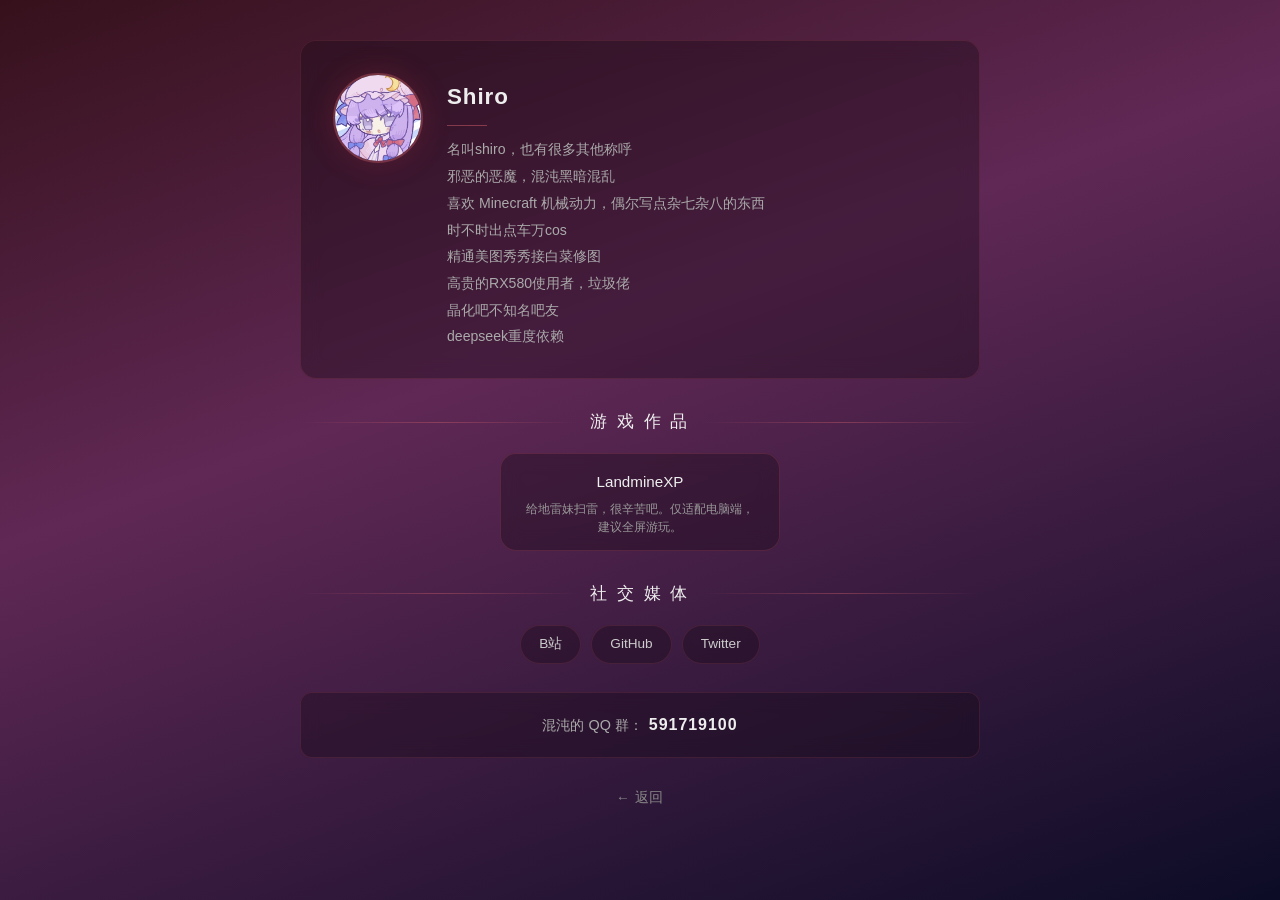
<file: about.html>
<!DOCTYPE html>
<html lang="zh-CN">
<head>
    <meta charset="UTF-8">
    <meta name="viewport" content="width=device-width, initial-scale=1.0">
    <title>About - Shiro</title>
    <link rel="icon" type="image/png" href="images/myself.png">
    <style>
        * { margin: 0; padding: 0; box-sizing: border-box; }

        body {
            background: linear-gradient(160deg, #36111b 0%, #602855 40%, #0c0c26 100%);
            background-attachment: fixed;
            color: #c8c8c8;
            font-family: 'PingFang SC', 'Microsoft YaHei', sans-serif;
            line-height: 1.8;
            -webkit-font-smoothing: antialiased;
            min-height: 100vh;
            padding: 40px 20px;
        }

        a {
            color: #d4606a;
            text-decoration: none;
            transition: color 0.3s;
        }
        a:hover { color: #e87880; }

        .container {
            max-width: 680px;
            margin: 0 auto;
        }

        /* ======== 头部介绍：左头像右文字 ======== */
        .card {
            display: flex;
            align-items: flex-start;
            gap: 24px;
            padding: 28px 32px;
            background: rgba(20, 10, 20, 0.35);
            backdrop-filter: blur(10px);
            -webkit-backdrop-filter: blur(10px);
            border: 1px solid rgba(212, 96, 106, 0.15);
            border-radius: 16px;
            margin-bottom: 28px;
            text-align: left;
        }

        .avatar {
            width: 90px;
            height: 90px;
            flex-shrink: 0;
            margin-top: 4px;
            border-radius: 50%;
            border: 2px solid rgba(212, 96, 106, 0.4);
            box-shadow: 0 0 30px rgba(200, 60, 70, 0.2);
            object-fit: cover;
            transition: all 0.4s ease;
        }
        .avatar:hover {
            border-color: #d4606a;
            box-shadow: 0 0 40px rgba(200, 60, 70, 0.35);
            transform: scale(1.04);
        }

        .card-info {
            flex: 1;
            min-width: 0;
        }

        .name {
            font-size: 1.4rem;
            font-weight: 600;
            color: #eee;
            letter-spacing: 0.04em;
            margin-top: 8px;
            margin-bottom: 4px;
        }

        .divider {
            width: 40px;
            height: 1px;
            background: rgba(212, 96, 106, 0.5);
            margin: 8px 0 10px;
        }

        .bio {
            font-size: 0.88rem;
            color: #aaa;
            line-height: 1.9;
        }

        /* ======== 区块标题 ======== */
        .section-title {
            display: flex;
            align-items: center;
            gap: 12px;
            font-size: 1.05rem;
            color: #eee;
            letter-spacing: 0.15em;
            margin-bottom: 16px;
        }
        .section-title::before,
        .section-title::after {
            content: "";
            flex: 1;
            height: 1px;
            background: linear-gradient(90deg, transparent, rgba(212, 96, 106, 0.4), transparent);
        }

        /* ======== 游戏作品：标题 + 简介 ======== */
        .games-section {
            text-align: center;
            margin-bottom: 28px;
        }

        .game-link {
            display: inline-block;
            padding: 14px 24px;
            background: rgba(20, 10, 20, 0.35);
            backdrop-filter: blur(10px);
            -webkit-backdrop-filter: blur(10px);
            border: 1px solid rgba(212, 96, 106, 0.2);
            border-radius: 16px;
            color: #ddd;
            font-size: 0.9rem;
            transition: all 0.3s ease;
            text-align: center;
        }
        .game-link:hover {
            color: #fff;
            border-color: #d4606a;
            box-shadow: 0 4px 16px rgba(200, 60, 70, 0.25);
            transform: translateY(-2px);
        }

        .game-title {
            display: block;
            font-size: 0.95rem;
            color: #eee;
            margin-bottom: 4px;
        }

        .game-desc {
            display: block;
            font-size: 0.75rem;
            color: #999;
            line-height: 1.5;
            max-width: 230px;
        }

        /* ======== 社交链接 ======== */
        .social-links {
            display: flex;
            flex-wrap: wrap;
            gap: 10px;
            justify-content: center;
            margin-bottom: 28px;
        }

        .social-link {
            display: inline-block;
            padding: 6px 18px;
            border-radius: 20px;
            font-size: 0.85rem;
            color: #ccc;
            background: rgba(20, 10, 20, 0.35);
            backdrop-filter: blur(10px);
            -webkit-backdrop-filter: blur(10px);
            border: 1px solid rgba(212, 96, 106, 0.15);
            transition: all 0.3s ease;
        }
        .social-link:hover {
            color: #fff;
            border-color: #d4606a;
            transform: translateY(-2px);
            box-shadow: 0 6px 20px rgba(200, 60, 70, 0.15);
        }

        /* ======== QQ群 ======== */
        .qq-group {
            padding: 18px 24px;
            margin-bottom: 28px;
            background: rgba(20, 10, 20, 0.35);
            backdrop-filter: blur(10px);
            -webkit-backdrop-filter: blur(10px);
            border: 1px solid rgba(212, 96, 106, 0.15);
            border-radius: 12px;
            color: #aaa;
            font-size: 0.9rem;
            text-align: center;
        }
        .qq-group strong {
            color: #eee;
            font-size: 1rem;
            letter-spacing: 0.06em;
            margin-left: 6px;
        }

        /* ======== 返回 ======== */
        .back-link {
            display: block;
            text-align: center;
            font-size: 0.85rem;
            color: #888;
            letter-spacing: 0.05em;
        }
        .back-link:hover { color: #d4606a; }

        /* ======== 手机端适配 ======== */
        @media (max-width: 600px) {
            body { padding: 20px 12px; }
            .card {
                flex-direction: column;
                align-items: center;
                text-align: center;
                padding: 24px 16px;
                gap: 16px;
            }
            .avatar { margin-top: 0; }
            .divider { margin-left: auto; margin-right: auto; }
            .avatar { width: 80px; height: 80px; }
            .game-desc { max-width: 260px; }
        }
    </style>
</head>
<body>

<div class="container">

    <!-- 个人介绍 -->
    <div class="card">
        <img src="images/myself.png" alt="Shiro" class="avatar">
        <div class="card-info">
            <h1 class="name">Shiro</h1>
            <div class="divider"></div>
            <p class="bio">
                名叫shiro，也有很多其他称呼<br>
                邪恶的恶魔，混沌黑暗混乱<br>
                喜欢 Minecraft 机械动力，偶尔写点杂七杂八的东西<br>
                时不时出点车万cos<br>
                精通美图秀秀接白菜修图<br>
                高贵的RX580使用者，垃圾佬<br>
                晶化吧不知名吧友<br>
                deepseek重度依赖<br>
            </p>
        </div>
    </div>

    <!-- 游戏作品 -->
    <div class="section-title">游 戏 作 品</div>
    <div class="games-section">
        <a class="game-link" href="games/landminexp/index.html" target="_blank">
            <span class="game-title">LandmineXP</span>
            <span class="game-desc">给地雷妹扫雷，很辛苦吧。仅适配电脑端，建议全屏游玩。</span>
        </a>
    </div>

    <!-- 社交链接 -->
    <div class="section-title">社 交 媒 体</div>
    <div class="social-links">
        <a class="social-link" href="https://space.bilibili.com/3546648888216061" target="_blank">B站</a>
        <a class="social-link" href="https://github.com/H2CO3w/H2CO3w" target="_blank">GitHub</a>
        <a class="social-link" href="tw.html" target="_blank">Twitter</a>
    </div>

    <!-- QQ群 -->
    <div class="qq-group">
        混沌的 QQ 群：<strong>591719100</strong>
    </div>

    <a href="index.html" class="back-link">← 返回</a>
</div>

</body>
</html>
</file>
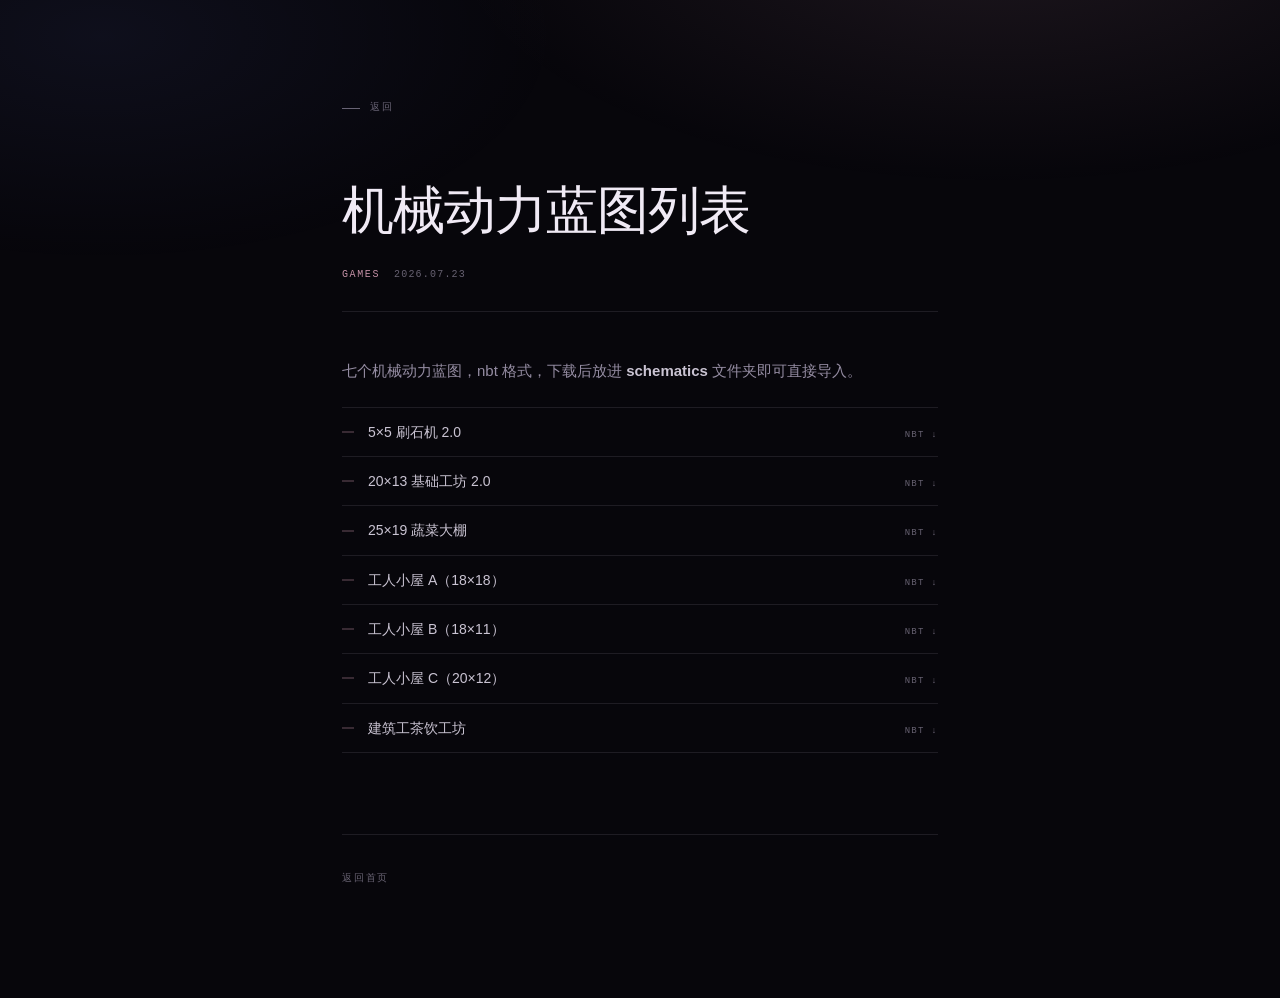
<file: posts/games-minecraft-2026-07-23.html>
<!DOCTYPE html>
<html lang="zh-CN">
<head>
    <meta charset="UTF-8">
    <meta name="viewport" content="width=device-width, initial-scale=1.0">
    <title>机械动力蓝图列表</title>
    <link rel="stylesheet" href="../css/article.css">
</head>
<body>
    <div class="container">

        <a href="../index.html" class="back-link">返回</a>

        <h1 class="article-title">机械动力蓝图列表</h1>

        <div class="article-meta">
            <span class="article-category">Games</span>
            <time datetime="2026-07-23">2026.07.23</time>
        </div>

        <div class="article-content">
            <p>七个机械动力蓝图，nbt 格式，下载后放进 <strong>schematics</strong> 文件夹即可直接导入。</p>

            <ul>
                <li><a href="../blueprint/shiro_5x5刷石机2.0.nbt" download>5×5 刷石机 2.0</a></li>
                <li><a href="../blueprint/shiro_20x13基础工坊2.0.nbt" download>20×13 基础工坊 2.0</a></li>
                <li><a href="../blueprint/shiro_25x19蔬菜大棚.nbt" download>25×19 蔬菜大棚</a></li>
                <li><a href="../blueprint/shiro_工人小屋a18x18.nbt" download>工人小屋 A（18×18）</a></li>
                <li><a href="../blueprint/shiro_工人小屋b18x11.nbt" download>工人小屋 B（18×11）</a></li>
                <li><a href="../blueprint/shiro_工人小屋c20x12.nbt" download>工人小屋 C（20×12）</a></li>
                <li><a href="../blueprint/shiro_建筑工茶饮工坊.nbt" download>建筑工茶饮工坊</a></li>
            </ul>
        </div>

        <div class="article-footer">
            <a href="../index.html">返回首页</a>
        </div>

    </div>

</body>
</html>
</file>
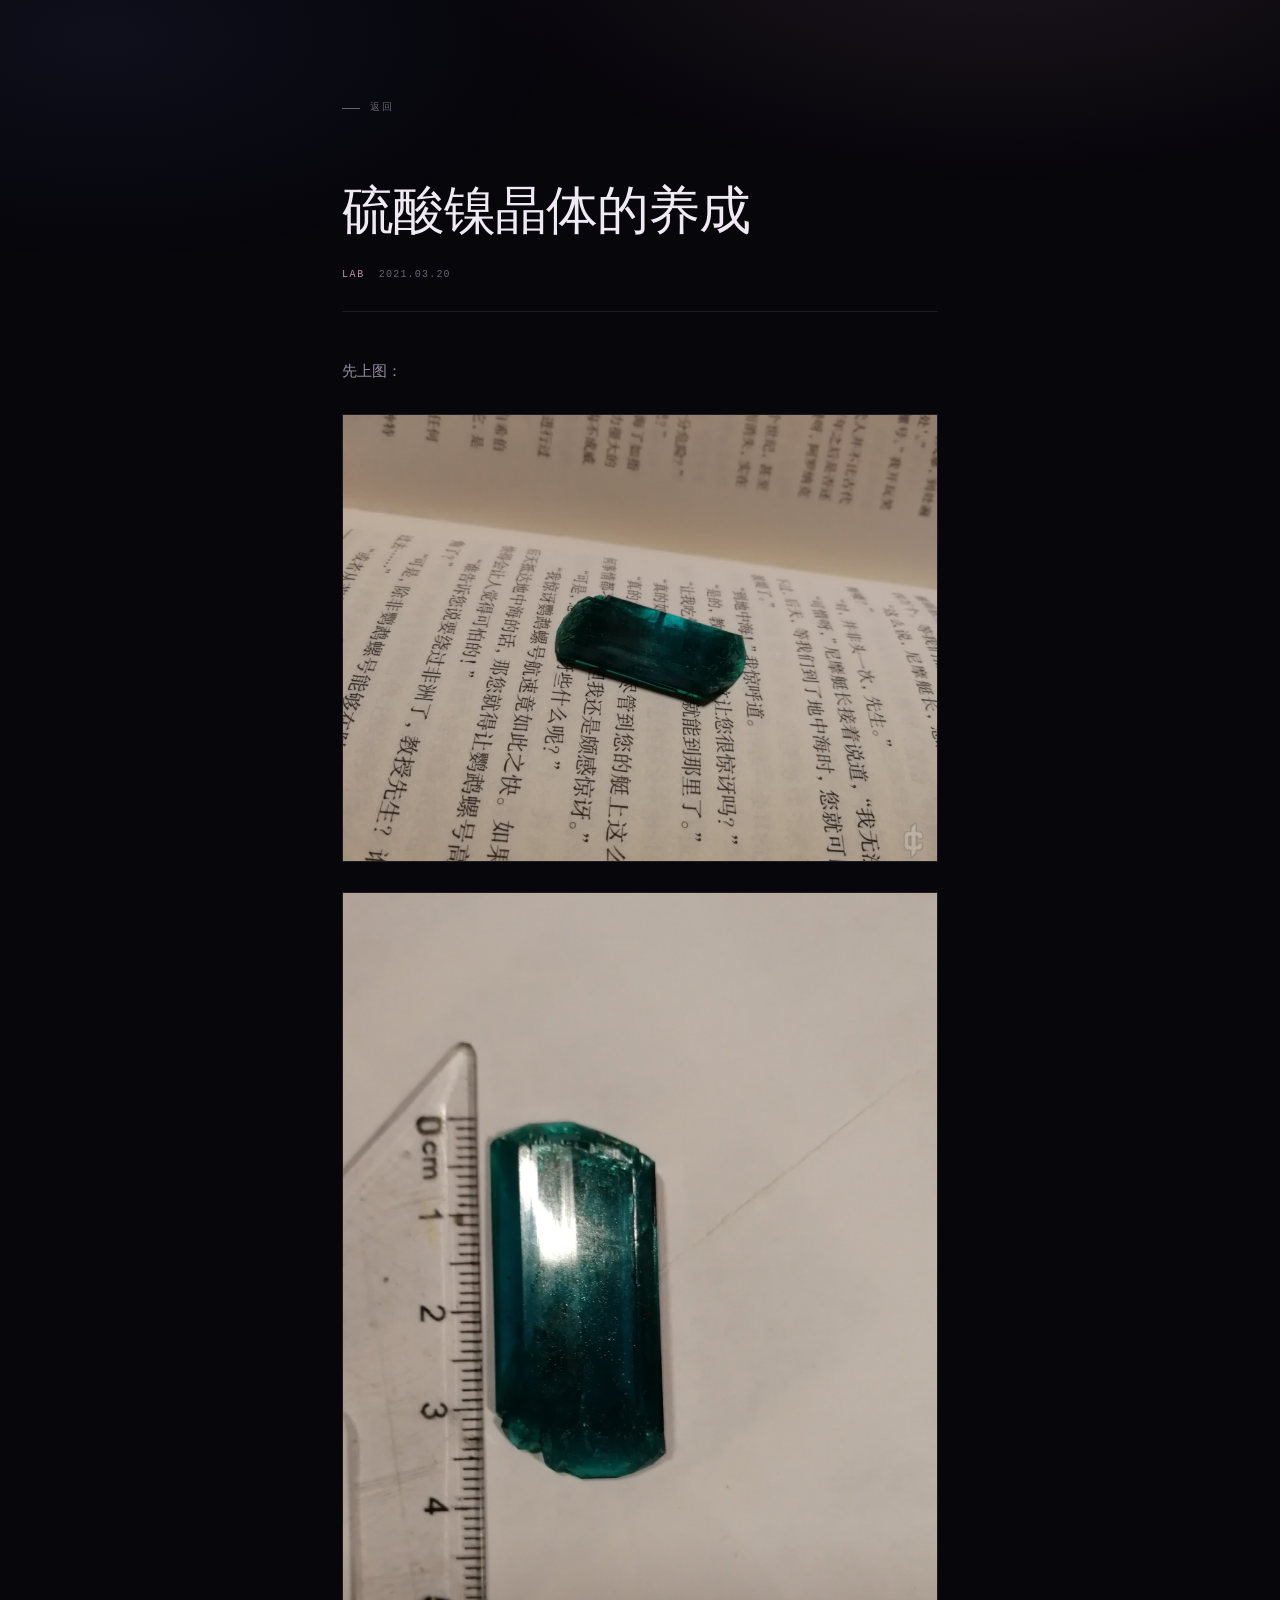
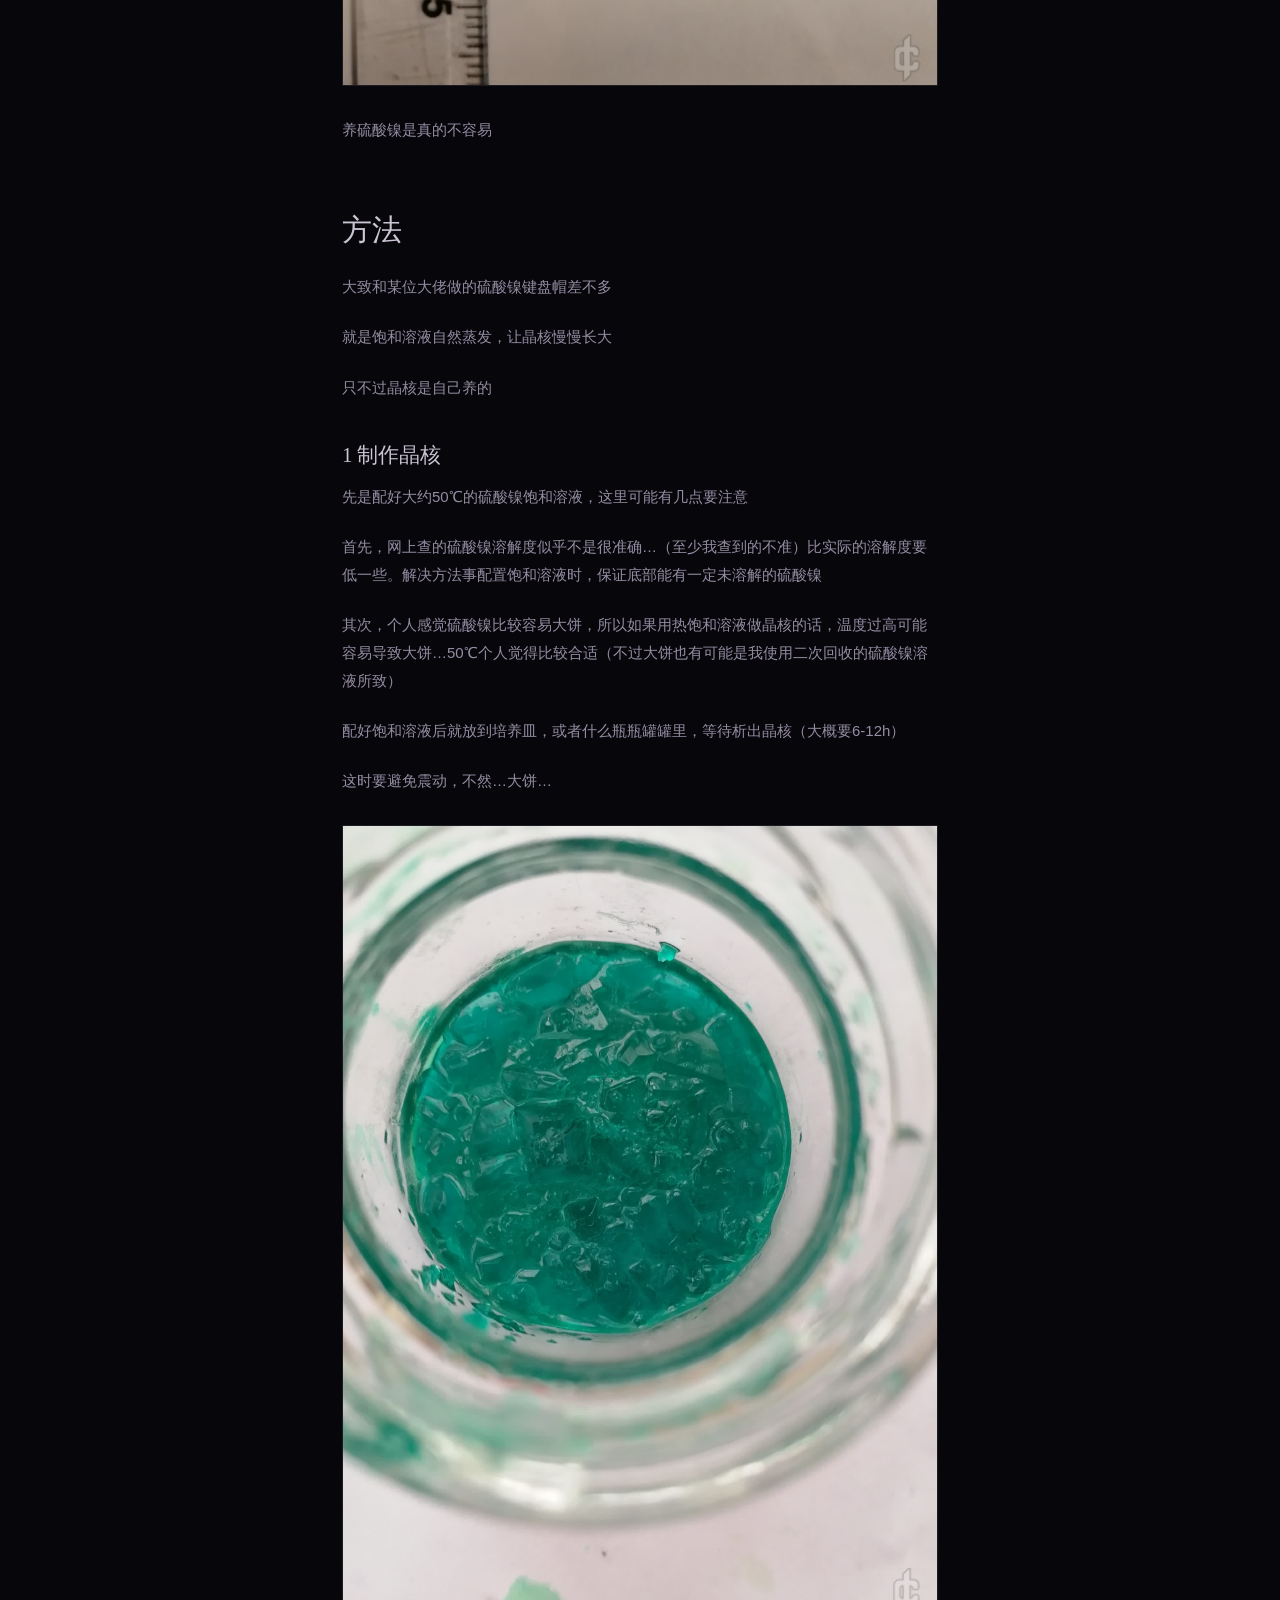
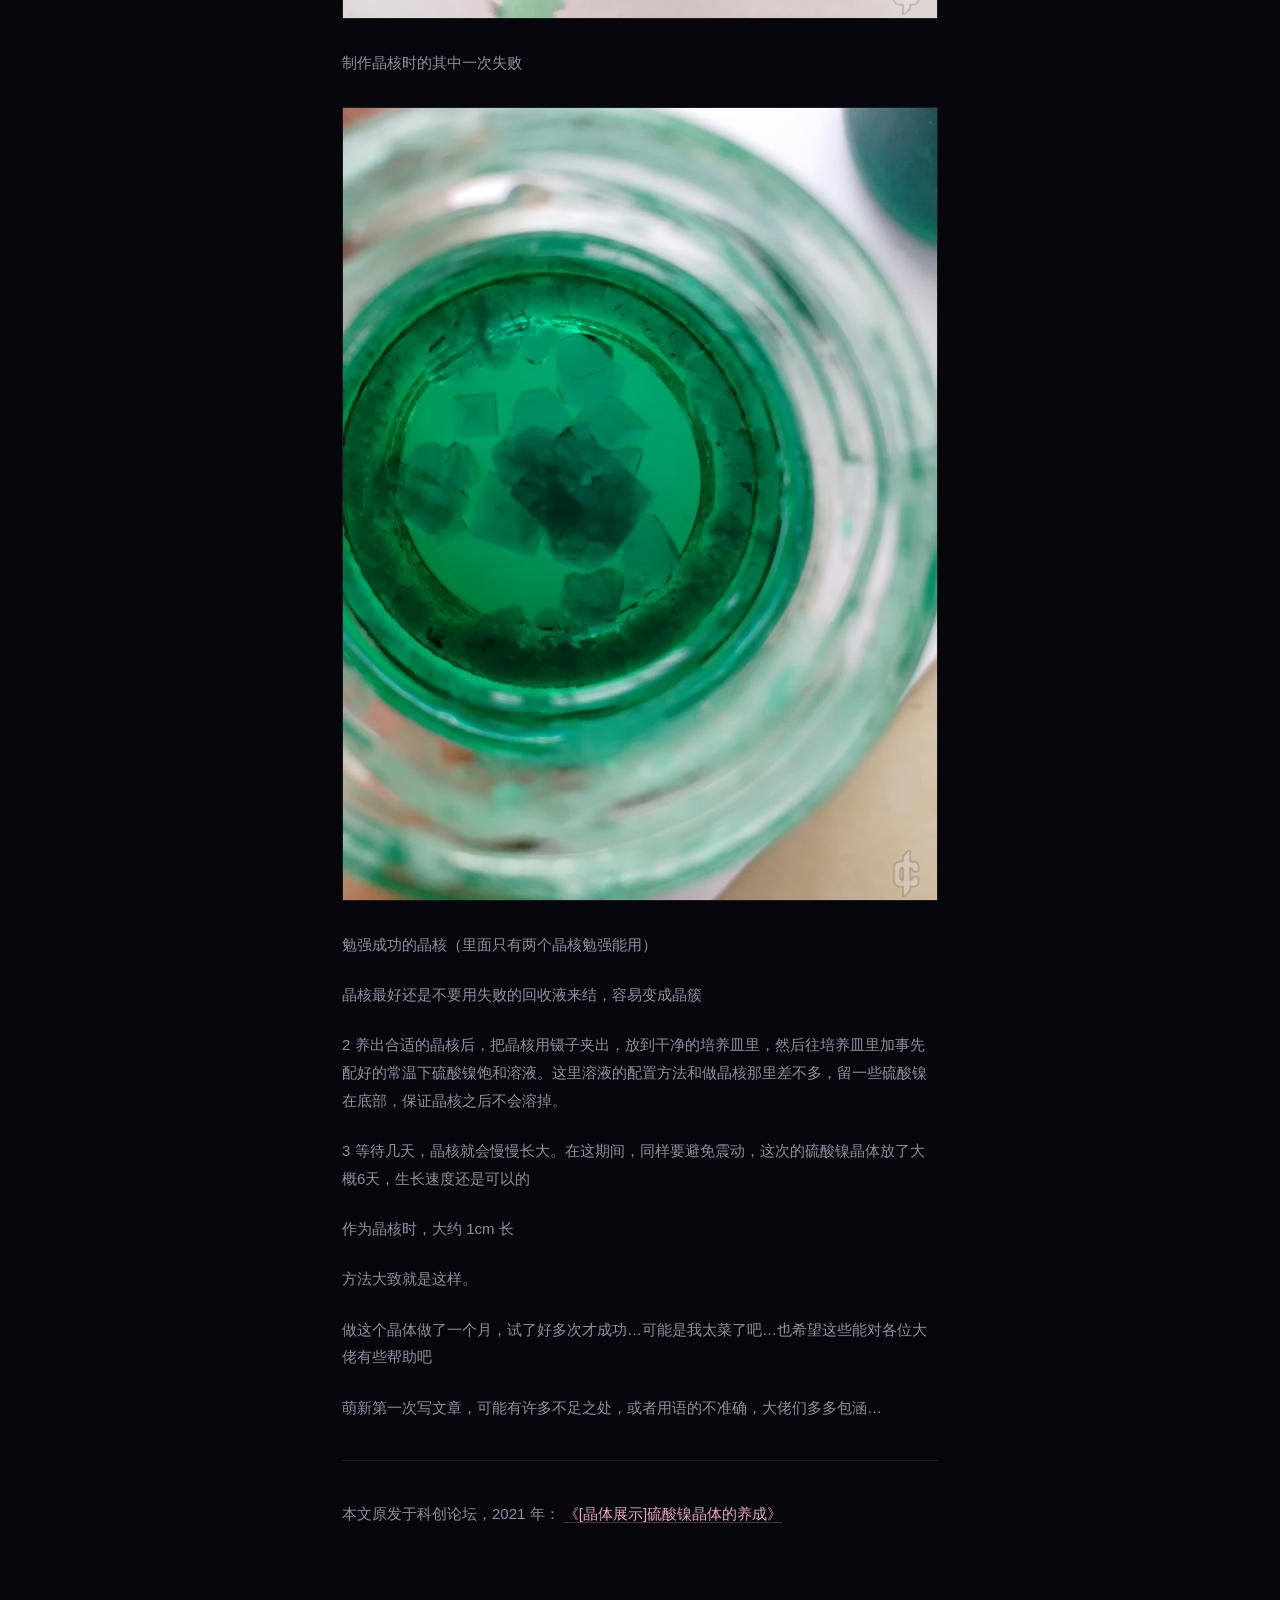
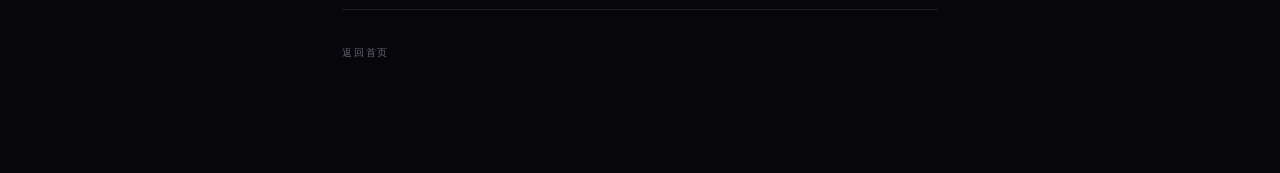
<file: posts/lab-crystal-2021-03-20.html>
<!DOCTYPE html>
<html lang="zh-CN">
<head>
    <meta charset="UTF-8">
    <meta name="viewport" content="width=device-width, initial-scale=1.0">
    <title>硫酸镍晶体的养成</title>
    <link rel="stylesheet" href="../css/article.css">
</head>
<body>
    <div class="container">

        <a href="../index.html" class="back-link">返回</a>

        <h1 class="article-title">硫酸镍晶体的养成</h1>

        <div class="article-meta">
            <span class="article-category">Lab</span>
            <time datetime="2021-03-20">2021.03.20</time>
        </div>

        <div class="article-content">
            <p>先上图：</p>
            <img src="../images/kc/nickel-1.jpg" alt="硫酸镍晶体的养成 · 图 1" loading="lazy">
            <img src="../images/kc/nickel-2.jpg" alt="硫酸镍晶体的养成 · 图 2" loading="lazy">
            <p>养硫酸镍是真的不容易</p>
            <h2>方法</h2>
            <p>大致和某位大佬做的硫酸镍键盘帽差不多</p>
            <p>就是饱和溶液自然蒸发，让晶核慢慢长大</p>
            <p>只不过晶核是自己养的</p>
            <h3>1 制作晶核</h3>
            <p>先是配好大约50℃的硫酸镍饱和溶液，这里可能有几点要注意</p>
            <p>首先，网上查的硫酸镍溶解度似乎不是很准确…（至少我查到的不准）比实际的溶解度要低一些。解决方法事配置饱和溶液时，保证底部能有一定未溶解的硫酸镍</p>
            <p>其次，个人感觉硫酸镍比较容易大饼，所以如果用热饱和溶液做晶核的话，温度过高可能容易导致大饼…50℃个人觉得比较合适（不过大饼也有可能是我使用二次回收的硫酸镍溶液所致）</p>
            <p>配好饱和溶液后就放到培养皿，或者什么瓶瓶罐罐里，等待析出晶核（大概要6-12h）</p>
            <p>这时要避免震动，不然…大饼…</p>
            <img src="../images/kc/nickel-3.jpg" alt="硫酸镍晶体的养成 · 图 3" loading="lazy">
            <p class="cap">制作晶核时的其中一次失败</p>
            <img src="../images/kc/nickel-4.jpg" alt="硫酸镍晶体的养成 · 图 4" loading="lazy">
            <p class="cap">勉强成功的晶核（里面只有两个晶核勉强能用）</p>
            <p>晶核最好还是不要用失败的回收液来结，容易变成晶簇</p>
            <p>2 养出合适的晶核后，把晶核用镊子夹出，放到干净的培养皿里，然后往培养皿里加事先配好的常温下硫酸镍饱和溶液。这里溶液的配置方法和做晶核那里差不多，留一些硫酸镍在底部，保证晶核之后不会溶掉。</p>
            <p>3 等待几天，晶核就会慢慢长大。在这期间，同样要避免震动，这次的硫酸镍晶体放了大概6天，生长速度还是可以的</p>
            <p class="cap">作为晶核时，大约 1cm 长</p>
            <p>方法大致就是这样。</p>
            <p>做这个晶体做了一个月，试了好多次才成功…可能是我太菜了吧…也希望这些能对各位大佬有些帮助吧</p>
            <p>萌新第一次写文章，可能有许多不足之处，或者用语的不准确，大佬们多多包涵…</p>

            <hr>
            <p>本文原发于科创论坛，2021 年：
               <a href="https://www.kechuang.org/t/86551" target="_blank" rel="noopener">《[晶体展示]硫酸镍晶体的养成》</a></p>
        </div>

        <div class="article-footer">
            <a href="../index.html">返回首页</a>
        </div>

    </div>

</body>
</html>
</file>
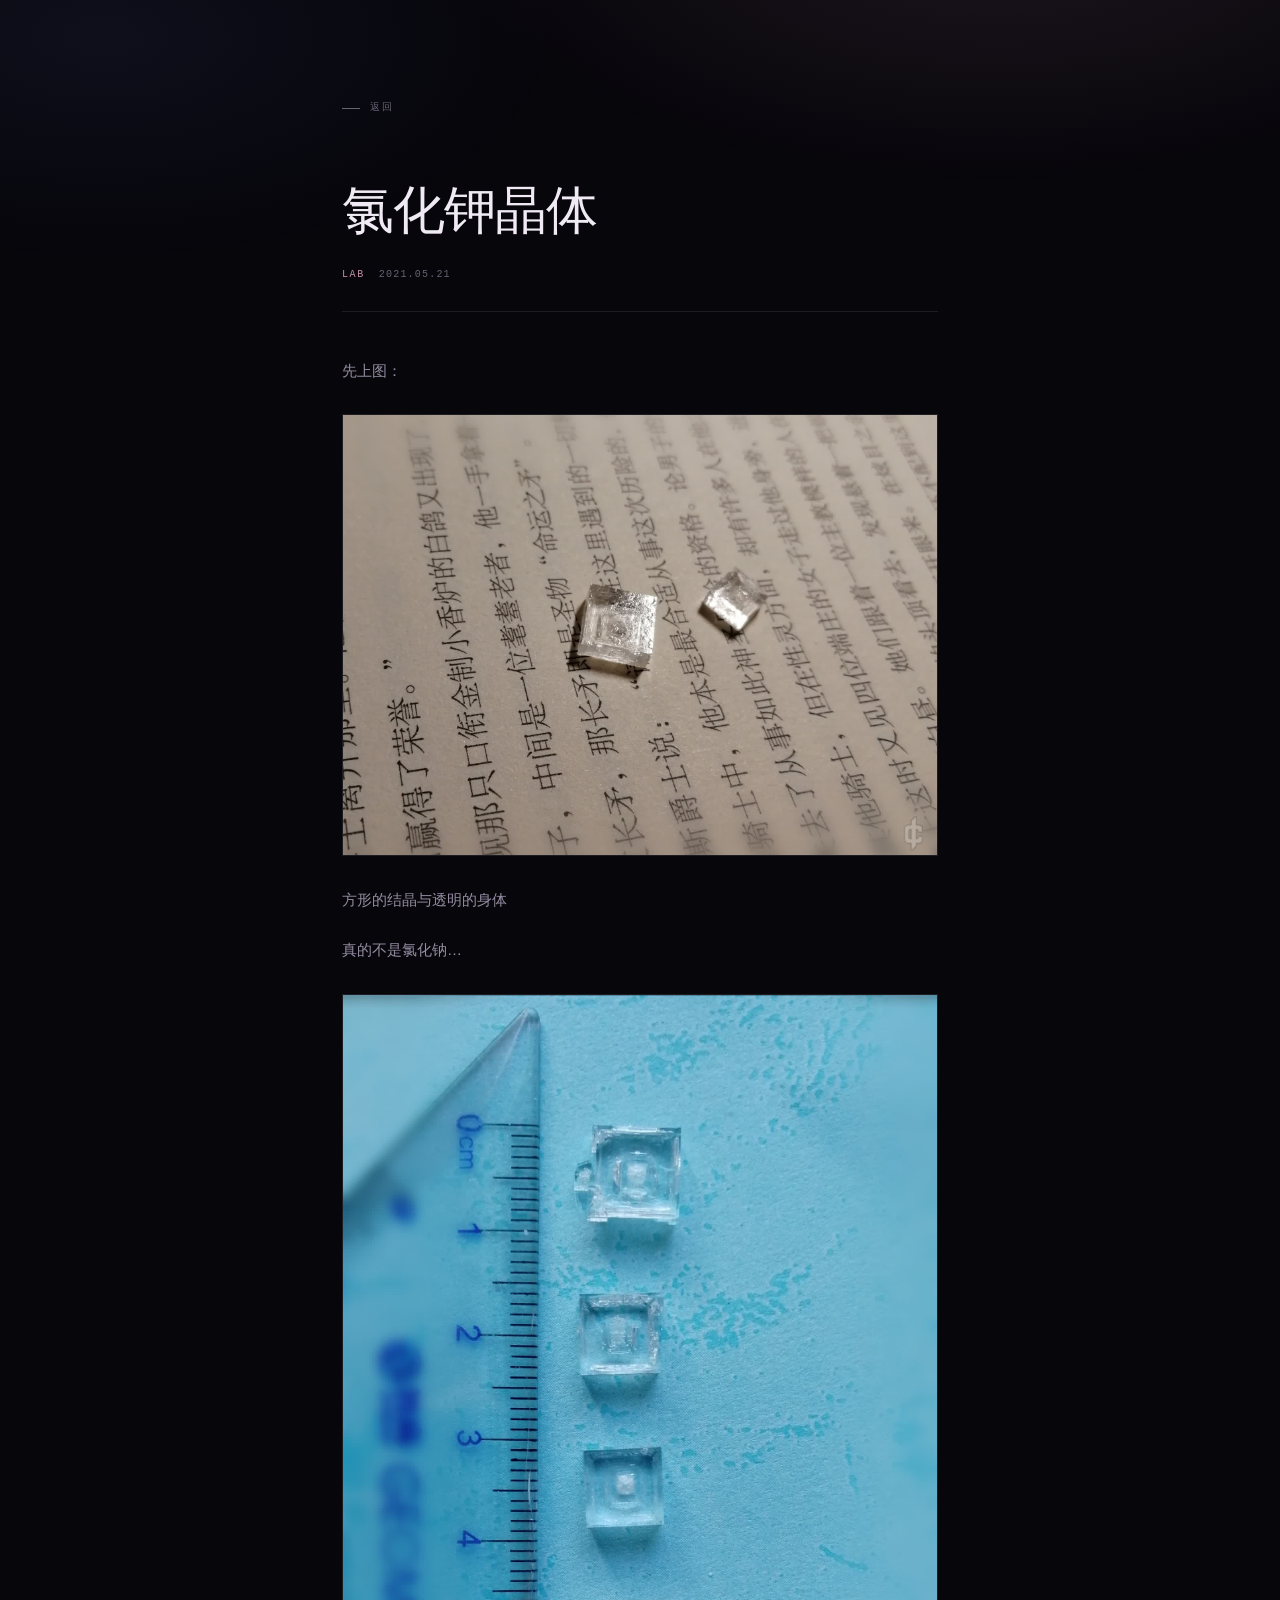
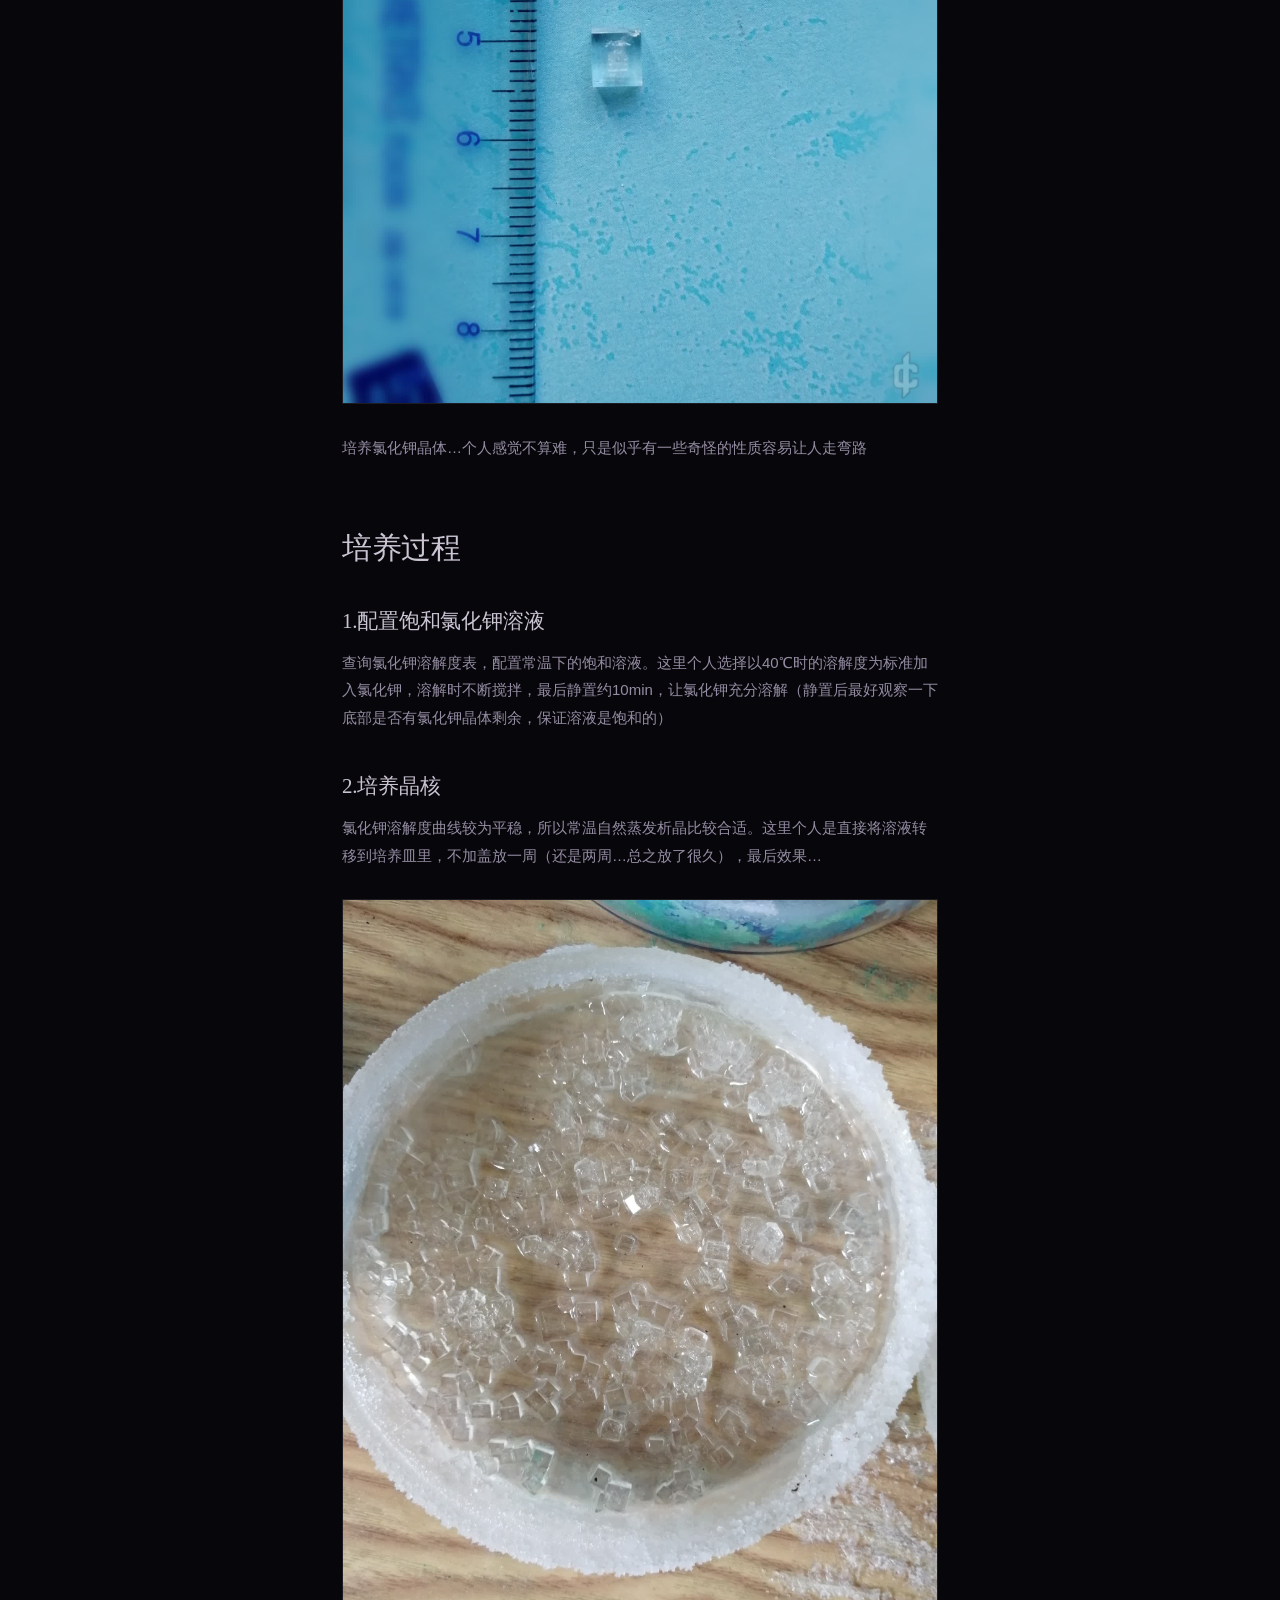
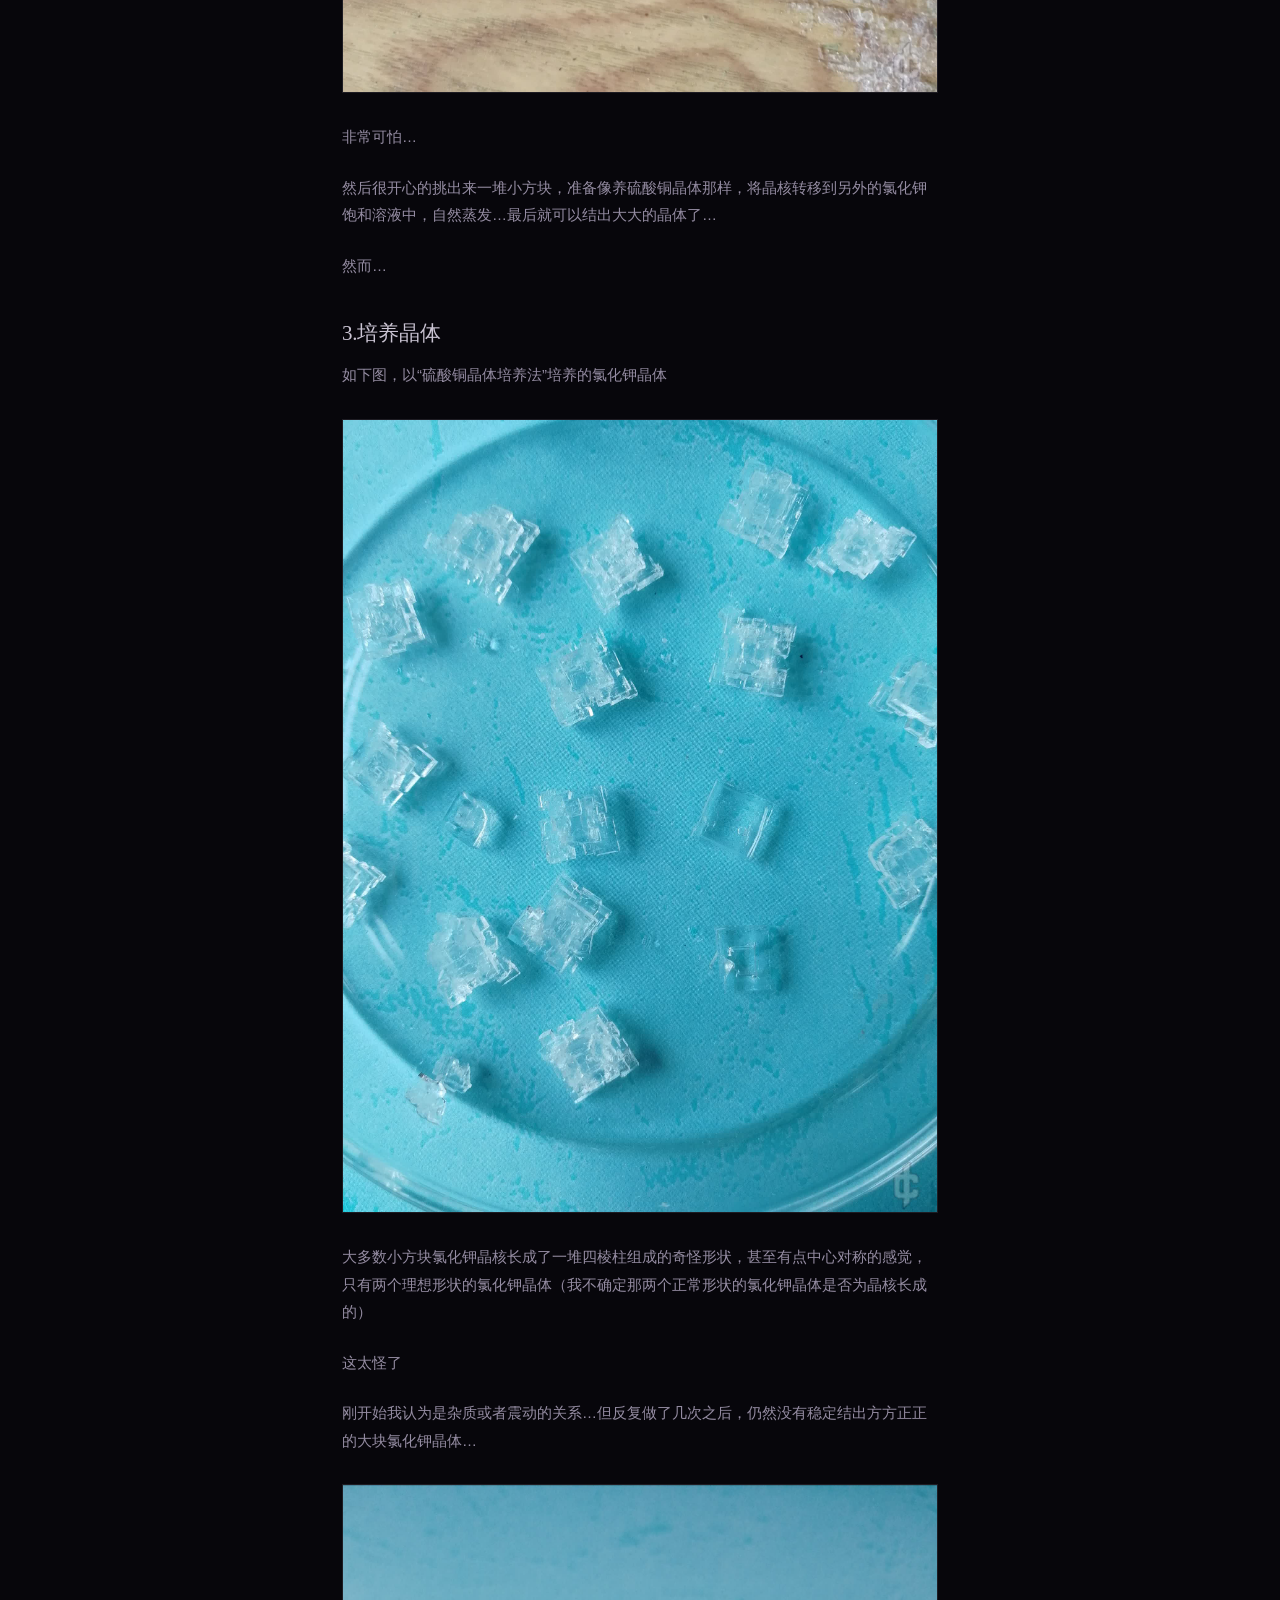
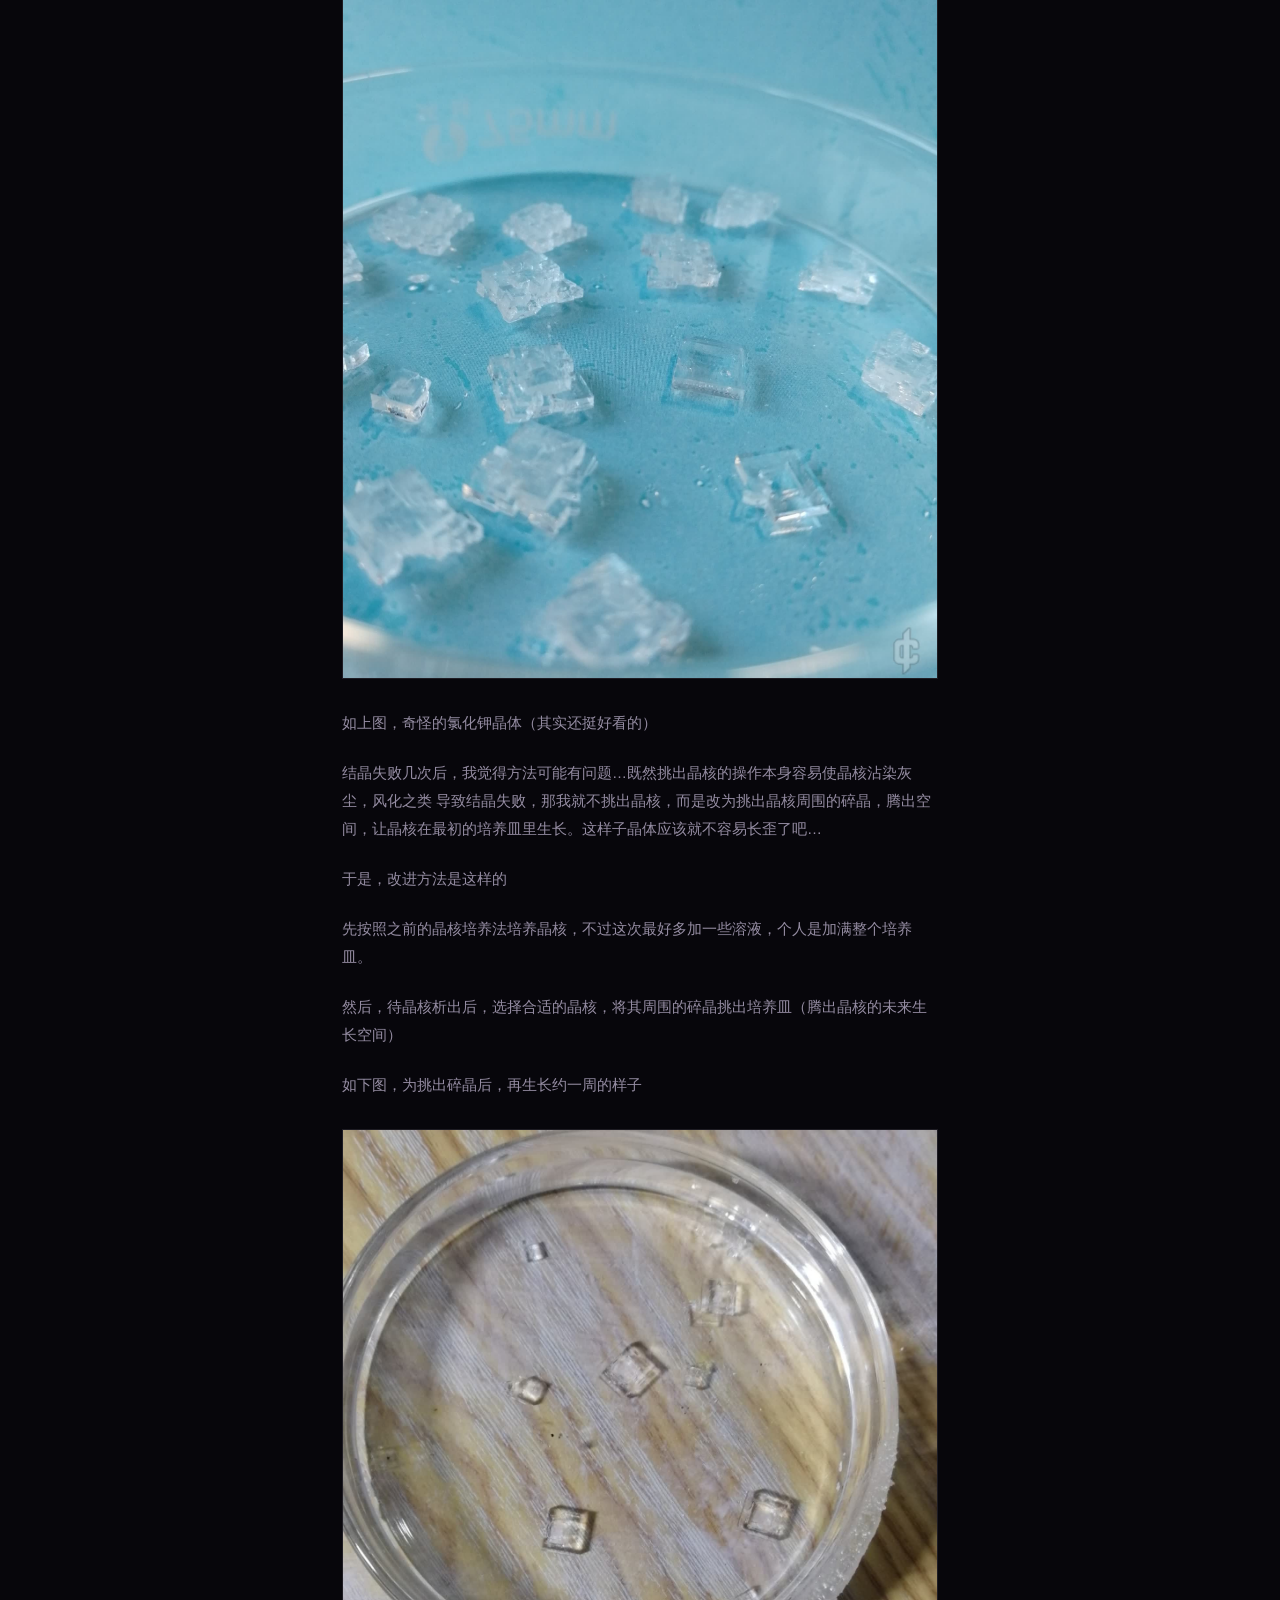
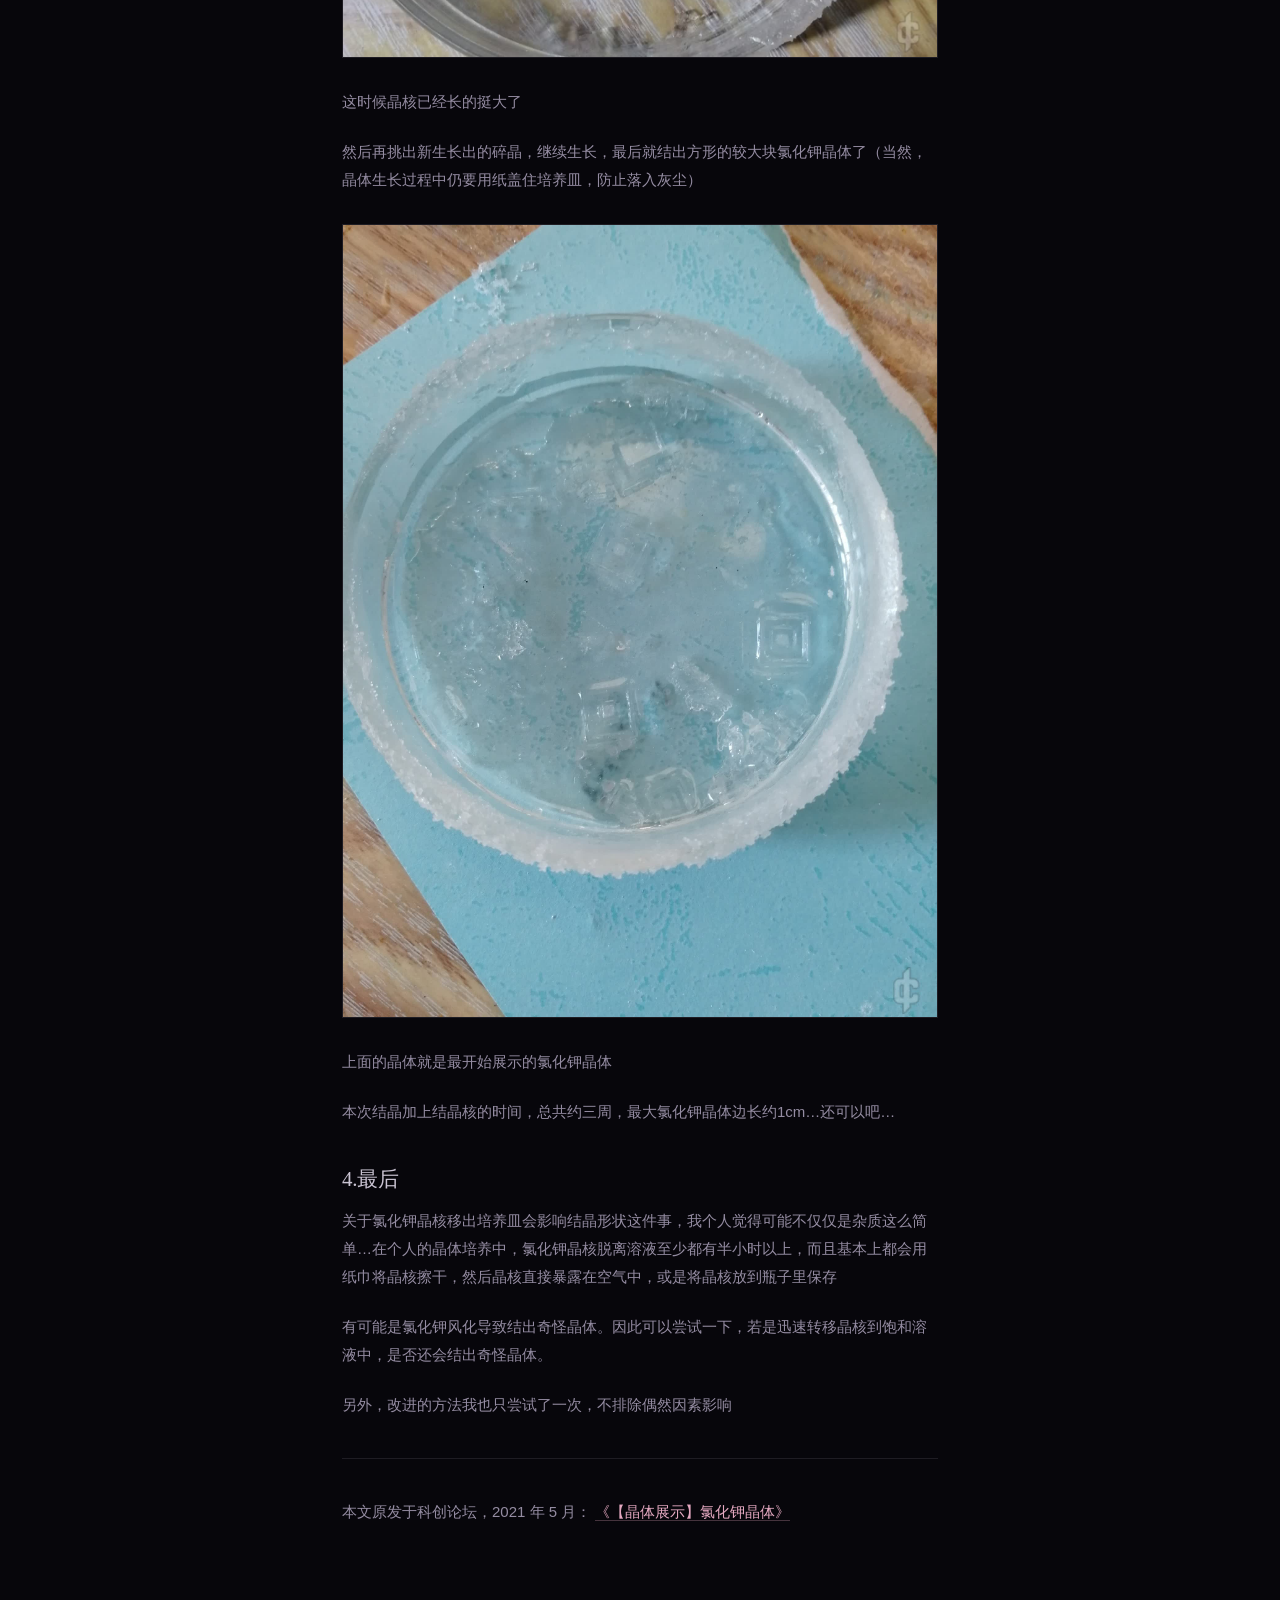
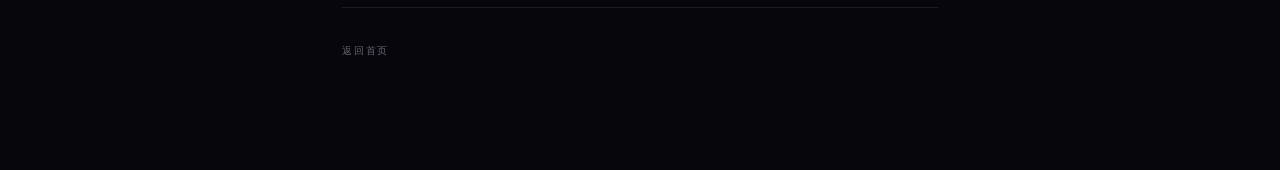
<file: posts/lab-crystal-2021-05-21.html>
<!DOCTYPE html>
<html lang="zh-CN">
<head>
    <meta charset="UTF-8">
    <meta name="viewport" content="width=device-width, initial-scale=1.0">
    <title>氯化钾晶体</title>
    <link rel="stylesheet" href="../css/article.css">
</head>
<body>
    <div class="container">

        <a href="../index.html" class="back-link">返回</a>

        <h1 class="article-title">氯化钾晶体</h1>

        <div class="article-meta">
            <span class="article-category">Lab</span>
            <time datetime="2021-05-21">2021.05.21</time>
        </div>

        <div class="article-content">
            <p>先上图：</p>
            <img src="../images/kc/kcl-1.jpg" alt="氯化钾晶体培养记录 · 图 1" loading="lazy">
            <p class="cap">方形的结晶与透明的身体</p>
            <p>真的不是氯化钠…</p>
            <img src="../images/kc/kcl-2.jpg" alt="氯化钾晶体培养记录 · 图 2" loading="lazy">
            <p>培养氯化钾晶体…个人感觉不算难，只是似乎有一些奇怪的性质容易让人走弯路</p>
            <h2>培养过程</h2>
            <h3>1.配置饱和氯化钾溶液</h3>
            <p>查询氯化钾溶解度表，配置常温下的饱和溶液。这里个人选择以40℃时的溶解度为标准加入氯化钾，溶解时不断搅拌，最后静置约10min，让氯化钾充分溶解（静置后最好观察一下底部是否有氯化钾晶体剩余，保证溶液是饱和的）</p>
            <h3>2.培养晶核</h3>
            <p>氯化钾溶解度曲线较为平稳，所以常温自然蒸发析晶比较合适。这里个人是直接将溶液转移到培养皿里，不加盖放一周（还是两周…总之放了很久），最后效果…</p>
            <img src="../images/kc/kcl-3.jpg" alt="氯化钾晶体培养记录 · 图 3" loading="lazy">
            <p class="cap">非常可怕…</p>
            <p>然后很开心的挑出来一堆小方块，准备像养硫酸铜晶体那样，将晶核转移到另外的氯化钾饱和溶液中，自然蒸发…最后就可以结出大大的晶体了…</p>
            <p>然而…</p>
            <h3>3.培养晶体</h3>
            <p>如下图，以“硫酸铜晶体培养法”培养的氯化钾晶体</p>
            <img src="../images/kc/kcl-4.jpg" alt="氯化钾晶体培养记录 · 图 4" loading="lazy">
            <p>大多数小方块氯化钾晶核长成了一堆四棱柱组成的奇怪形状，甚至有点中心对称的感觉，只有两个理想形状的氯化钾晶体（我不确定那两个正常形状的氯化钾晶体是否为晶核长成的）</p>
            <p>这太怪了</p>
            <p>刚开始我认为是杂质或者震动的关系…但反复做了几次之后，仍然没有稳定结出方方正正的大块氯化钾晶体…</p>
            <img src="../images/kc/kcl-5.jpg" alt="氯化钾晶体培养记录 · 图 5" loading="lazy">
            <p class="cap">如上图，奇怪的氯化钾晶体（其实还挺好看的）</p>
            <p>结晶失败几次后，我觉得方法可能有问题…既然挑出晶核的操作本身容易使晶核沾染灰尘，风化之类 导致结晶失败，那我就不挑出晶核，而是改为挑出晶核周围的碎晶，腾出空间，让晶核在最初的培养皿里生长。这样子晶体应该就不容易长歪了吧…</p>
            <p>于是，改进方法是这样的</p>
            <p>先按照之前的晶核培养法培养晶核，不过这次最好多加一些溶液，个人是加满整个培养皿。</p>
            <p>然后，待晶核析出后，选择合适的晶核，将其周围的碎晶挑出培养皿（腾出晶核的未来生长空间）</p>
            <p>如下图，为挑出碎晶后，再生长约一周的样子</p>
            <img src="../images/kc/kcl-6.jpg" alt="氯化钾晶体培养记录 · 图 6" loading="lazy">
            <p class="cap">这时候晶核已经长的挺大了</p>
            <p>然后再挑出新生长出的碎晶，继续生长，最后就结出方形的较大块氯化钾晶体了（当然，晶体生长过程中仍要用纸盖住培养皿，防止落入灰尘）</p>
            <img src="../images/kc/kcl-7.jpg" alt="氯化钾晶体培养记录 · 图 7" loading="lazy">
            <p class="cap">上面的晶体就是最开始展示的氯化钾晶体</p>
            <p>本次结晶加上结晶核的时间，总共约三周，最大氯化钾晶体边长约1cm…还可以吧…</p>
            <h3>4.最后</h3>
            <p>关于氯化钾晶核移出培养皿会影响结晶形状这件事，我个人觉得可能不仅仅是杂质这么简单…在个人的晶体培养中，氯化钾晶核脱离溶液至少都有半小时以上，而且基本上都会用纸巾将晶核擦干，然后晶核直接暴露在空气中，或是将晶核放到瓶子里保存</p>
            <p>有可能是氯化钾风化导致结出奇怪晶体。因此可以尝试一下，若是迅速转移晶核到饱和溶液中，是否还会结出奇怪晶体。</p>
            <p>另外，改进的方法我也只尝试了一次，不排除偶然因素影响</p>

            <hr>
            <p>本文原发于科创论坛，2021 年 5 月：
               <a href="https://www.kechuang.org/t/86703" target="_blank" rel="noopener">《【晶体展示】氯化钾晶体》</a></p>
        </div>

        <div class="article-footer">
            <a href="../index.html">返回首页</a>
        </div>

    </div>

</body>
</html>
</file>
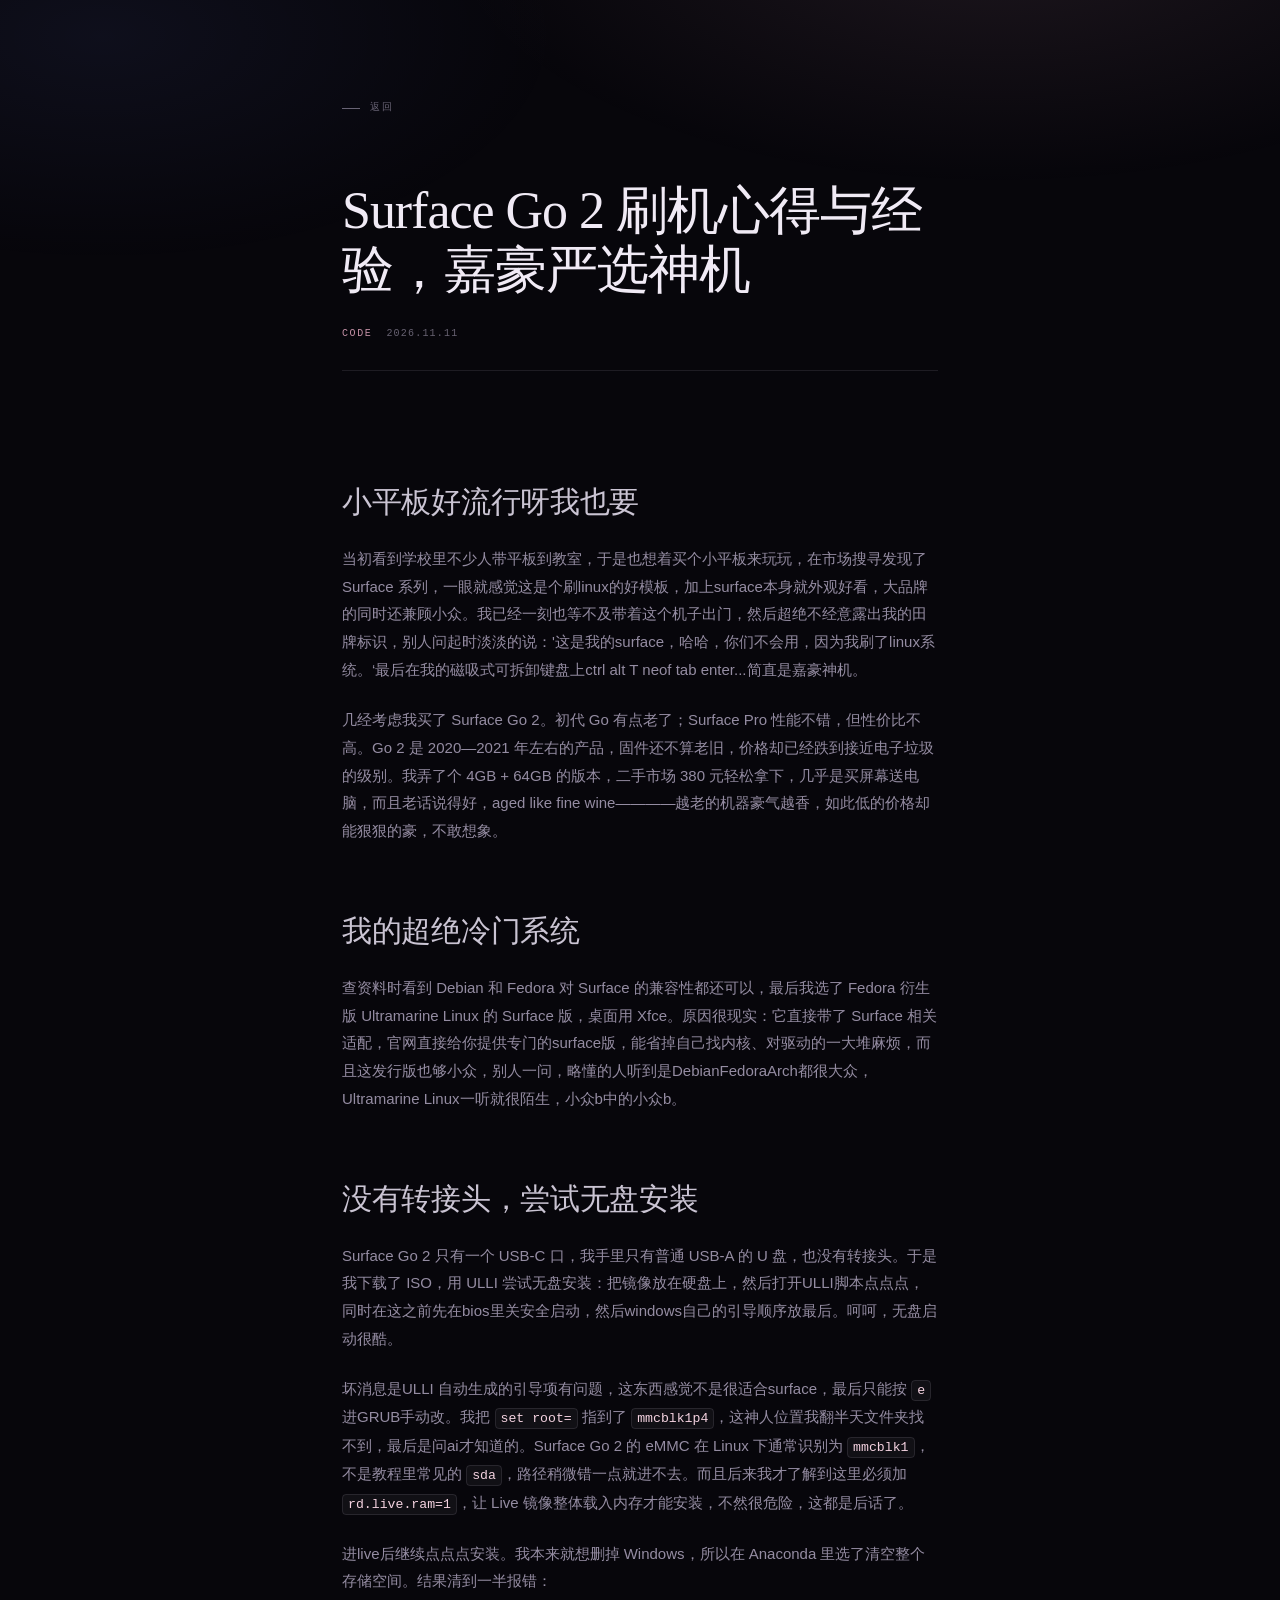
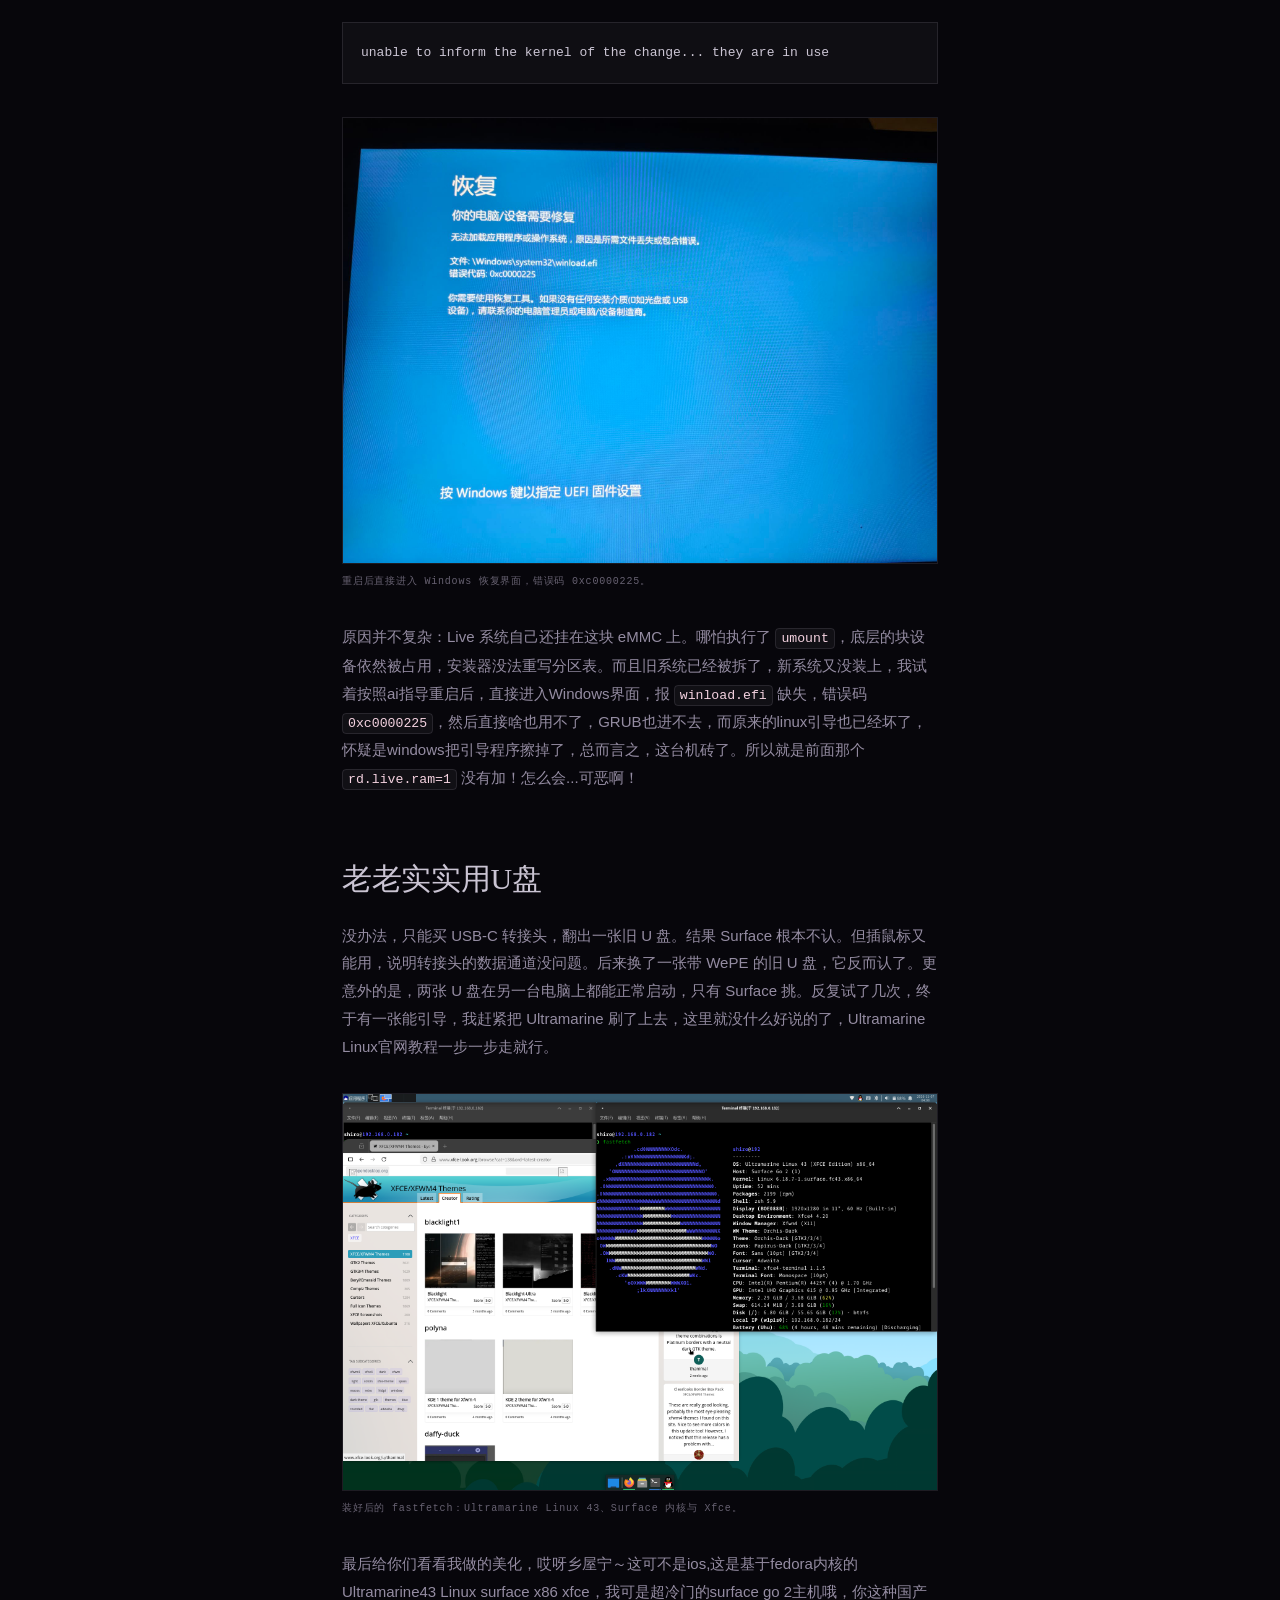
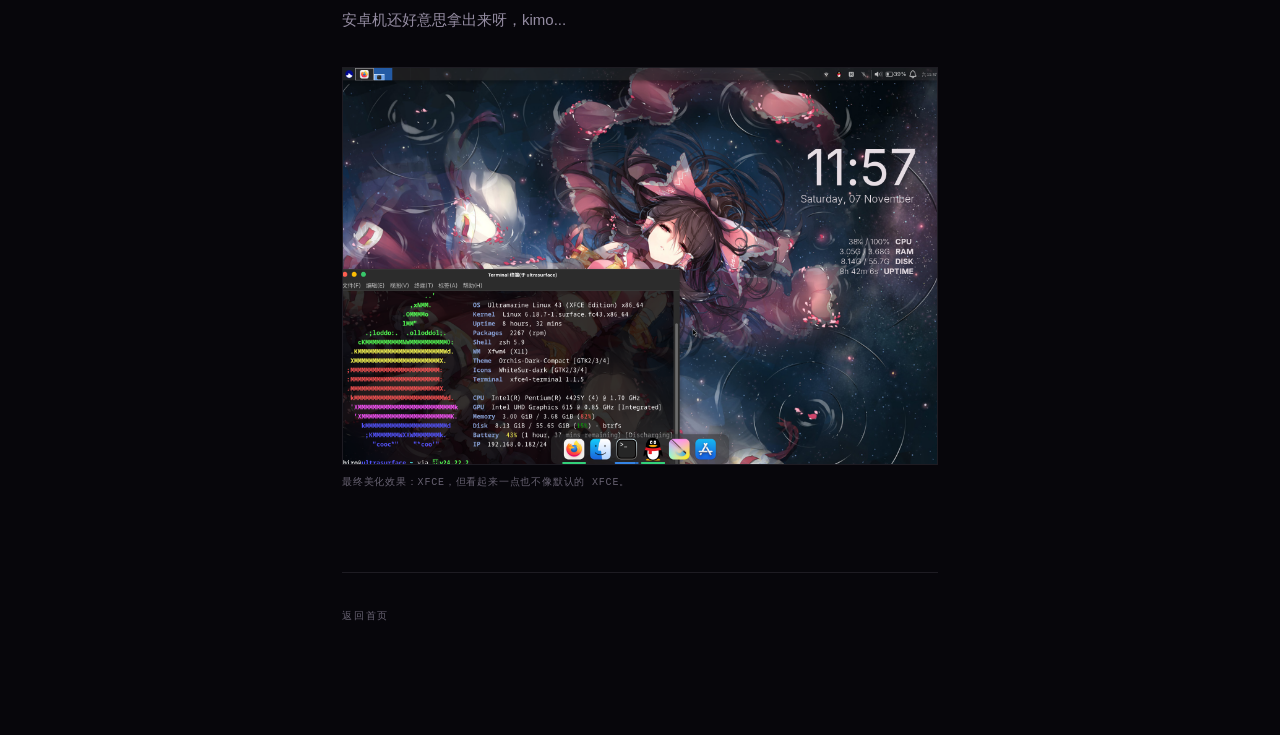
<file: posts/surface-go2-2026-11-11.html>
<!DOCTYPE html>
<html lang="zh-CN">
<head>
    <meta charset="UTF-8">
    <meta name="viewport" content="width=device-width, initial-scale=1.0">
    <meta name="description" content="一台 4GB + 64GB 的 Surface Go 2，从无盘安装翻车到装好 Ultramarine Linux 的折腾记录。">
    <title>Surface Go 2 刷机心得与经验，嘉豪严选神机</title>
    <link rel="stylesheet" href="../css/article.css">
</head>
<body>
    <div class="container">

        <a href="../index.html" class="back-link">返回</a>

        <h1 class="article-title">Surface Go 2 刷机心得与经验，嘉豪严选神机</h1>

        <div class="article-meta">
            <span class="article-category">Code</span>
            <time datetime="2026-11-11">2026.11.11</time>
        </div>

        <div class="article-content">
            <h2>小平板好流行呀我也要</h2>
            
            <p>当初看到学校里不少人带平板到教室，于是也想着买个小平板来玩玩，在市场搜寻发现了 Surface 系列，一眼就感觉这是个刷linux的好模板，加上surface本身就外观好看，大品牌的同时还兼顾小众。我已经一刻也等不及带着这个机子出门，然后超绝不经意露出我的田牌标识，别人问起时淡淡的说：'这是我的surface，哈哈，你们不会用，因为我刷了linux系统。‘最后在我的磁吸式可拆卸键盘上ctrl alt T neof tab enter...简直是嘉豪神机。</p>

            <p>几经考虑我买了 Surface Go 2。初代 Go 有点老了；Surface Pro 性能不错，但性价比不高。Go 2 是 2020—2021 年左右的产品，固件还不算老旧，价格却已经跌到接近电子垃圾的级别。我弄了个 4GB + 64GB 的版本，二手市场 380 元轻松拿下，几乎是买屏幕送电脑，而且老话说得好，aged like fine wine————越老的机器豪气越香，如此低的价格却能狠狠的豪，不敢想象。</p>

            <h2>我的超绝冷门系统</h2>

            <p>查资料时看到 Debian 和 Fedora 对 Surface 的兼容性都还可以，最后我选了 Fedora 衍生版 Ultramarine Linux 的 Surface 版，桌面用 Xfce。原因很现实：它直接带了 Surface 相关适配，官网直接给你提供专门的surface版，能省掉自己找内核、对驱动的一大堆麻烦，而且这发行版也够小众，别人一问，略懂的人听到是DebianFedoraArch都很大众，Ultramarine Linux一听就很陌生，小众b中的小众b。</p>

            <h2>没有转接头，尝试无盘安装</h2>

            <p>Surface Go 2 只有一个 USB-C 口，我手里只有普通 USB-A 的 U 盘，也没有转接头。于是我下载了 ISO，用 ULLI 尝试无盘安装：把镜像放在硬盘上，然后打开ULLI脚本点点点，同时在这之前先在bios里关安全启动，然后windows自己的引导顺序放最后。呵呵，无盘启动很酷。</p>

            <p>坏消息是ULLI 自动生成的引导项有问题，这东西感觉不是很适合surface，最后只能按 <code>e</code> 进GRUB手动改。我把 <code>set root=</code> 指到了 <code>mmcblk1p4</code>，这神人位置我翻半天文件夹找不到，最后是问ai才知道的。Surface Go 2 的 eMMC 在 Linux 下通常识别为 <code>mmcblk1</code>，不是教程里常见的 <code>sda</code>，路径稍微错一点就进不去。而且后来我才了解到这里必须加 <code>rd.live.ram=1</code>，让 Live 镜像整体载入内存才能安装，不然很危险，这都是后话了。</p>

            <p>进live后继续点点点安装。我本来就想删掉 Windows，所以在 Anaconda 里选了清空整个存储空间。结果清到一半报错：</p>

            <pre><code>unable to inform the kernel of the change... they are in use</code></pre>

            <figure>
                <img src="../images/surface-go2/winload-0xc0000225.jpg" alt="Windows 恢复界面，提示 winload.efi 缺失，错误码 0xc0000225" loading="lazy">
                <figcaption>重启后直接进入 Windows 恢复界面，错误码 0xc0000225。</figcaption>
            </figure>

            <p>原因并不复杂：Live 系统自己还挂在这块 eMMC 上。哪怕执行了 <code>umount</code>，底层的块设备依然被占用，安装器没法重写分区表。而且旧系统已经被拆了，新系统又没装上，我试着按照ai指导重启后，直接进入Windows界面，报 <code>winload.efi</code> 缺失，错误码 <code>0xc0000225</code>，然后直接啥也用不了，GRUB也进不去，而原来的linux引导也已经坏了，怀疑是windows把引导程序擦掉了，总而言之，这台机砖了。所以就是前面那个 <code>rd.live.ram=1</code> 没有加！怎么会...可恶啊！</p>

            <h2>老老实实用U盘</h2>

            <p>没办法，只能买 USB-C 转接头，翻出一张旧 U 盘。结果 Surface 根本不认。但插鼠标又能用，说明转接头的数据通道没问题。后来换了一张带 WePE 的旧 U 盘，它反而认了。更意外的是，两张 U 盘在另一台电脑上都能正常启动，只有 Surface 挑。反复试了几次，终于有一张能引导，我赶紧把 Ultramarine 刷了上去，这里就没什么好说的了，Ultramarine Linux官网教程一步一步走就行。</p>

            <figure>
                <img src="../images/surface-go2/fastfetch-surface-go2.png" alt="Ultramarine Linux 下的 fastfetch 系统信息" loading="lazy">
                <figcaption>装好后的 fastfetch：Ultramarine Linux 43、Surface 内核与 Xfce。</figcaption>
            </figure>

            <p>最后给你们看看我做的美化，哎呀乡屋宁～这可不是ios,这是基于fedora内核的Ultramarine43 Linux surface x86 xfce，我可是超冷门的surface go 2主机哦，你这种国产安卓机还好意思拿出来呀，kimo...</p>

            <figure>
                <img src="../images/surface-go2/xfce-rice.png" alt="Ultramarine Linux 43 Xfce 桌面美化效果" loading="lazy">
                <figcaption>最终美化效果：XFCE，但看起来一点也不像默认的 XFCE。</figcaption>
            </figure>
        </div>

        <div class="article-footer">
            <a href="../index.html">返回首页</a>
        </div>

    </div>
</body>
</html>
</file>
<file: games/landminexp/css/base.css>
* { box-sizing: border-box; user-select: none; }
body {
  margin: 0;
  min-height: 100vh;
  background: url('../assets/images/background.jpg') center/cover no-repeat fixed;
  background-color: #ffe4ec;
  font-family: "Courier New", "Microsoft YaHei", monospace;
  overflow: hidden;
}
.hidden { display: none !important; }

/* ===== 窗口框架 ===== */
.window {
  position: absolute;
  background: #f8c8dc;
  border: 3px solid;
  border-color: #fff0f5 #c06c84 #c06c84 #fff0f5;
  box-shadow: 4px 6px 12px rgba(0, 0, 0, 0.25);
  min-width: 280px;
}
.window-titlebar {
  background: linear-gradient(90deg, #ff69b4, #ff99cc);
  padding: 4px 8px;
  font-size: 14px;
  font-weight: bold;
  color: #fff;
  cursor: move;
  text-shadow: 1px 1px 2px rgba(0, 0, 0, 0.4);
  white-space: nowrap;
  display: flex;
  align-items: center;
  justify-content: space-between;
}
.window-titlebar .title-text {
  flex: 1;
  overflow: hidden;
  text-overflow: ellipsis;
}
.window-body { padding: 10px; }

/* ===== 窗口关闭按钮 ===== */
.win-close {
  cursor: pointer;
  color: #fff;
  font-size: 16px;
  background: none;
  border: none;
  line-height: 1;
  padding: 0 4px;
  margin-left: 8px;
  font-weight: bold;
  text-shadow: 1px 1px 1px rgba(0,0,0,0.3);
}
.win-close:hover {
  background: #ff4d6d;
  color: #fff;
}

/* ===== 桌面图标（竖排） ===== */
#desktop-icons {
  position: fixed;
  top: 10px;
  left: 10px;
  z-index: 500;
  display: flex;
  flex-direction: column;
  gap: 4px;
}
.desk-icon {
  display: flex;
  flex-direction: column;
  align-items: center;
  width: 64px;
  padding: 4px 2px;
  cursor: pointer;
  border: 1px solid transparent;
}
.desk-icon:hover {
  background: rgba(255, 182, 193, 0.25);
  border-color: rgba(255, 182, 193, 0.4);
}
.desk-icon:active {
  background: rgba(255, 182, 193, 0.4);
}
.desk-icon img {
  width: 48px;
  height: 48px;
  image-rendering: pixelated;
  display: block;
  filter: drop-shadow(2px 2px 2px rgba(0,0,0,0.25));
}
.desk-icon span {
  font-size: 12px;
  color: #7a0040;
  text-shadow: 0 1px 0 rgba(255,255,255,0.8);
  margin-top: 2px;
  white-space: nowrap;
  font-weight: bold;
}

/* ===== 游戏结束窗口 ===== */
#gameover {
  z-index: 600;
  text-align: center;
  width: 340px;
  background: linear-gradient(180deg, #5e1c67, #4a1a40);
  border: 3px solid;
  border-color: #ff66b2 #7a0040 #7a0040 #ff66b2;
  box-shadow: 0 0 30px rgba(255, 102, 178, 0.5);
}
#gameover .window-titlebar {
  background: linear-gradient(90deg, #6c205c, #47164d);
  color: #ffb6c1;
  text-shadow: 0 0 8px #ff66b2;
}
#gameover .window-body p {
  color: #ffd9e6;
  font-size: 18px;
  margin: 12px 0;
  line-height: 1.6;
  text-shadow: 0 0 6px rgba(255, 102, 178, 0.5);
}
#gameover #quit-btn {
  margin-top: 16px;
  font-size: 20px;
  padding: 12px 36px;
  border: 3px solid;
  border-color: #ff66b2 #7a0040 #7a0040 #ff66b2;
  background: #611c6a;
  color: #ffb6c1;
  cursor: pointer;
  font-family: "Courier New", monospace;
  font-weight: bold;
  transition: all 0.2s;
}
#gameover #quit-btn:hover {
  background: #672158;
  box-shadow: 0 0 20px rgba(255, 102, 178, 0.6);
}
#gameover #quit-btn:active {
  transform: scale(0.95);
}
</file>
<file: games/landminexp/css/windows.css>
/* ===== 扫雷窗口 ===== */
#game { z-index: 10; }
#game .led {
  background: #000;
  color: #ff66b2;
  font-family: "Courier New", monospace;
  font-size: 26px;
  font-weight: bold;
  padding: 4px 10px;
  min-width: 70px;
  text-align: center;
  letter-spacing: 3px;
  border: 3px solid;
  border-color: #c06c84 #fff0f5 #fff0f5 #c06c84;
}
#top {
  display: flex;
  align-items: center;
  justify-content: space-between;
  margin-bottom: 10px;
}
#reset-btn {
  background: #ffb6c1;
  border: 3px solid;
  border-color: #fff0f5 #c06c84 #c06c84 #fff0f5;
  width: 52px;
  height: 52px;
  padding: 3px;
  cursor: pointer;
  line-height: 0;
  display: flex;
  align-items: center;
  justify-content: center;
}
#reset-btn img,
#reset-btn video {
  width: 100%;
  height: 100%;
  image-rendering: pixelated;
  display: block;
  object-fit: contain;
}
#reset-btn:active { border-color: #c06c84 #fff0f5 #fff0f5 #c06c84; }
canvas#board {
  display: block;
  cursor: pointer;
  border: 3px solid;
  border-color: #c06c84 #fff0f5 #fff0f5 #c06c84;
  background: #ffd9e6;
}

/* ===== 监控窗口 ===== */
#compat { z-index: 5; }
.stat-item {
  display: flex;
  justify-content: space-between;
  align-items: center;
  padding: 4px 0;
  font-size: 15px;
  color: #333;
}
.stat-label { font-weight: bold; color: #b3004d; flex-shrink: 0; }
.stat-bar-bg {
  flex: 1;
  height: 16px;
  background: #f0c8d0;
  border: 2px solid;
  border-color: #d36b86 #fff0f5 #fff0f5 #d36b86;
  margin-left: 8px;
  overflow: hidden;
}
.stat-bar {
  height: 100%;
  width: 50%;
  background: linear-gradient(90deg, #ff4d6d, #ff85a2);
  transition: width 0.3s ease;
}
.stat-value {
  min-width: 30px;
  text-align: right;
  font-weight: bold;
  color: #d6004d;
  font-size: 16px;
}

/* ===== 日历窗口 ===== */
#calendar { z-index: 5; width: 260px; }
#clock {
  font-size: 28px;
  text-align: center;
  background: #000;
  color: #ff66b2;
  padding: 5px;
  margin-bottom: 8px;
  font-family: 'Courier New', monospace;
  border: 2px solid;
  border-color: #c06c84 #fff0f5 #fff0f5 #c06c84;
}
#cal-header {
  text-align: center;
  font-weight: bold;
  color: #b3004d;
  margin: 5px 0;
  font-size: 16px;
}
#cal-grid {
  display: grid;
  grid-template-columns: repeat(7, 1fr);
  gap: 2px;
}
#cal-grid .day-label {
  background: #ffb6c1;
  font-weight: bold;
  color: #fff;
  text-align: center;
  padding: 2px 0;
  font-size: 12px;
}
#cal-grid .day {
  text-align: center;
  padding: 4px 0;
  background: #fff0f5;
  color: #333;
  font-size: 13px;
  border: 1px solid #f0c8d0;
}
#cal-grid .day.active {
  background: #ff4d6d;
  color: #fff;
  font-weight: bold;
}

/* ===== 惩罚窗口 ===== */
#punish { z-index: 300; text-align: center; display: none; }
#punish .window-body p { color: #c6004d; font-weight: bold; }
#cut-btn {
  font-size: 26px;
  padding: 10px 28px;
  border: 3px solid;
  border-color: #fff0f5 #c06c84 #c06c84 #fff0f5;
  background: #ff4d6d;
  color: #fff;
  cursor: pointer;
  font-weight: bold;
  font-family: "Courier New", monospace;
}
#cut-btn:active {
  border-color: #c06c84 #fff0f5 #fff0f5 #c06c84;
  transform: scale(0.95);
}

/* ===== 道具栏 ===== */
#items { z-index: 5; width: 260px; }
.item-row {
  display: flex;
  gap: 8px;
  justify-content: center;
  margin-bottom: 8px;
}
.item-btn {
  background: #fff0f5;
  border: 3px solid;
  border-color: #fff0f5 #c06c84 #c06c84 #fff0f5;
  padding: 4px;
  cursor: pointer;
  line-height: 0;
}
.item-btn img {
  width: 64px;
  height: 64px;
  display: block;
  image-rendering: pixelated;
}
.item-btn:active {
  border-color: #c06c84 #fff0f5 #fff0f5 #c06c84;
  transform: scale(0.95);
}
.item-btn:disabled {
  opacity: 0.35;
  cursor: not-allowed;
  filter: grayscale(1);
}
.item-desc p {
  font-size: 12px;
  color: #b3004d;
  margin: 4px 0;
  line-height: 1.4;
  text-align: left;
}

/* ===== 音乐播放器 ===== */
#music { z-index: 5; width: 320px; }
.music-player {
  color: #7a0040;
  font-family: Monaco, "Lucida Console", "Courier New", monospace;
}
.music-now {
  display: flex;
  gap: 10px;
  align-items: stretch;
  margin-bottom: 10px;
}
.music-cover {
  width: 68px;
  height: 68px;
  flex: 0 0 68px;
  object-fit: contain;
  image-rendering: pixelated;
  background: #ffb6d9;
  border: 3px solid;
  border-color: #c06c84 #fff0f5 #fff0f5 #c06c84;
}
.music-screen {
  min-width: 0;
  flex: 1;
  display: flex;
  flex-direction: column;
  justify-content: center;
  padding: 8px 10px;
  overflow: hidden;
  background: #210d24;
  border: 3px solid;
  border-color: #8b4860 #fff0f5 #fff0f5 #8b4860;
  color: #ff8fc7;
  text-shadow: 0 0 6px rgba(255, 102, 178, 0.8);
}
#music-status {
  margin-bottom: 5px;
  color: #d67aaa;
  font-size: 10px;
  letter-spacing: 0.12em;
}
#music-title {
  overflow: hidden;
  font-size: 18px;
  letter-spacing: 0.08em;
  text-overflow: ellipsis;
  white-space: nowrap;
}
.music-range {
  width: 100%;
  accent-color: #ff4d9d;
  cursor: pointer;
}
.music-range:disabled { cursor: not-allowed; opacity: 0.45; }
.music-time {
  display: flex;
  justify-content: space-between;
  margin: 1px 2px 8px;
  font-size: 10px;
}
.music-controls {
  display: flex;
  justify-content: center;
  gap: 8px;
  margin-bottom: 10px;
}
.music-controls button {
  min-width: 54px;
  height: 36px;
  padding: 4px 9px;
  border: 3px solid;
  border-color: #fff0f5 #c06c84 #c06c84 #fff0f5;
  background: #ffb6d9;
  color: #7a0040;
  cursor: pointer;
  font: bold 15px Monaco, "Lucida Console", "Courier New", monospace;
}
.music-controls button:active {
  border-color: #c06c84 #fff0f5 #fff0f5 #c06c84;
  transform: translate(1px, 1px);
}
.music-controls button:disabled {
  opacity: 0.4;
  cursor: not-allowed;
}
.music-volume-row {
  display: grid;
  grid-template-columns: auto 1fr;
  gap: 8px;
  align-items: center;
  font-size: 11px;
  font-weight: bold;
}

/* ===== 方块 ===== */
.cut-counter { margin-top: 10px; font-size: 18px; color: #b3004d; font-weight: bold; }
</file>
<file: games/landminexp/css/effects.css>
/* ===== 覆盖层 CG ===== */
.overlay {
  position: fixed;
  inset: 0;
  display: flex;
  flex-direction: column;
  align-items: center;
  justify-content: center;
z-index: 1000;
animation: fadeIn 0.35s ease;
}
#failCG {
background: radial-gradient(circle, rgba(255, 0, 100, 0.3), rgba(0, 0, 0, 0.92));
pointer-events: auto;
}
#failCG button { pointer-events: auto; }
#winCG { background: radial-gradient(circle, rgba(255, 182, 193, 0.85), rgba(0, 0, 0, 0.9)); }

/* CG 延迟出现及播放期间拦截其他窗口的输入 */
#cg-lock {
position: fixed;
inset: 0;
z-index: 999;
background: transparent;
cursor: wait;
}
.overlay h1 {
  color: #fff;
  font-size: 52px;
  margin: 0;
  text-shadow: 0 0 24px #ff66b2;
  letter-spacing: 4px;
}
.overlay p { color: #ffe6f0; font-size: 18px; margin-top: 8px; }
.overlay button {
  margin-top: 24px;
  font-size: 20px;
  padding: 10px 24px;
  border: 3px solid;
  border-color: #fff0f5 #c06c84 #c06c84 #fff0f5;
  background: #ffb6c1;
  cursor: pointer;
  color: #000;
  font-family: "Courier New", monospace;
  font-weight: bold;
}

/* ===== 失败文字 ===== */
#fail-texts {
  position: absolute;
  inset: 0;
  overflow: hidden;
  pointer-events: none;
  z-index: 10;
}
.fail-text {
  position: absolute;
  font-family: 'Ma Shan Zheng', 'STKaiti', 'KaiTi', 'FangSong', cursive;
  font-weight: bold;
  white-space: nowrap;
  pointer-events: none;
  color: #b30000;
  text-shadow: 0 0 6px rgba(255, 0, 100, 0.8), 0 0 18px rgba(255, 0, 0, 0.5);
  animation: failFadeIn 0.25s ease-out forwards;
}

/* ===== 红色覆盖层 ===== */
#red-overlay {
  position: fixed;
  inset: 0;
  background: #ff0000;
  opacity: 0;
  pointer-events: none;
  z-index: 150;
  transition: opacity 0.2s ease;
}

/* ===== 动画 ===== */
@keyframes failFadeIn { from { opacity: 0; } to { opacity: 1; } }
@keyframes fadeIn { from { opacity: 0; } to { opacity: 1; } }
@keyframes shake {
  0%, 100% { transform: translate(0, 0); }
  20% { transform: translate(-6px, 2px); }
  40% { transform: translate(6px, -2px); }
  60% { transform: translate(-4px, 1px); }
  80% { transform: translate(4px, -1px); }
}
.shake { animation: shake 0.3s; }

/* ===== 全屏特效层 ===== */
.fx-layer {
  position: fixed;
  inset: 0;
  pointer-events: none;
  z-index: 200;
  transition: opacity 0.3s ease;
}

/* 酒精：模糊 */
#fx-blur {
  backdrop-filter: blur(4px);
  -webkit-backdrop-filter: blur(4px);
  background: rgba(255,255,255,0.05);
}

/* 烟：灰色烟雾、降低对比度 */
#fx-smoke {
  background: rgba(120, 120, 120, 0.45);
  filter: contrast(0.6);
  animation: smoke-drift 8s ease infinite alternate;
}
@keyframes smoke-drift {
  0% { opacity: 0.85; transform: scale(1); }
  100% { opacity: 0.95; transform: scale(1.02); }
}

/* 愈美片 */
#fx-drug {
  background:
    radial-gradient(circle at 15% 25%, rgba(143, 30, 188, 0.55) 0%, transparent 45%),
    radial-gradient(circle at 85% 75%, rgba(29, 118, 178, 0.5) 0%, transparent 45%),
    radial-gradient(circle at 50% 50%, rgba(24, 188, 89, 0.3) 0%, transparent 40%),
    conic-gradient(from 0deg at 50% 50%,
      rgba(255,0,150,0.25),
      rgba(0,255,255,0.2),
      rgba(255,255,0,0.2),
      rgba(255,0,150,0.25));
  filter: saturate(1.6) contrast(1.2) hue-rotate(25deg) brightness(1.05);
  mix-blend-mode: screen;
  animation: drug-flicker 0.15s steps(2) infinite, drug-swirl 4s linear infinite;
}

/* 附加噪点纹理层，模拟视觉雪花 */
#fx-drug::before {
  content: '';
  position: absolute;
  inset: -50%;
  background: repeating-linear-gradient(
    0deg,
    rgba(255,255,255,0.04) 0 2px,
    transparent 2px 4px
  );
  animation: drug-noise 0.1s steps(2) infinite;
  mix-blend-mode: overlay;
}

@keyframes drug-flicker {
  0%, 100% { opacity: 0.85; }
  50% { opacity: 1; }
}

@keyframes drug-swirl {
  0% { background-position: 0 0, 0 0, 0 0, 0 0; }
  100% { background-position: 60px 60px, -50px -50px, 40px -40px, 200% 200%; }
}

@keyframes drug-noise {
  0% { transform: translate(0, 0); }
  25% { transform: translate(-2%, 1%); }
  50% { transform: translate(1%, -2%); }
  75% { transform: translate(-1%, 2%); }
  100% { transform: translate(0, 0); }
}
</file>
<file: games/landminexp/css/loading.css>
/* ===== 启动加载界面 ===== */
#loading-screen {
  position: fixed;
  inset: 0;
  z-index: 9999;
  background-color: #2a0e2e;
  background-image: url('../assets/images/loadingscreen.jpg');
  background-size: contain;
  background-repeat: no-repeat;
  background-position: center;
  transition: opacity 0.6s ease;
  pointer-events: all;
}
#loading-screen.done {
opacity: 0;
pointer-events: none;
}
#loading-screen.ready { cursor: pointer; }

/* 进度条外框：纯色、无边框 */
.loading-bar-bg {
  position: absolute;
  left: 50%;
  top: 78%;
  transform: translate(-50%, -50%);
  width: 16vw;
  height: 2.5vh;
  min-width: 160px;
  min-height: 20px;
  background: #2a0e2e;           /* 深紫红纯色底 */
  border: none;                  /* 无边框 */
  overflow: hidden;
}

/* 进度条填充：纯色亮粉 */
.loading-bar-fill {
width: 0%;
height: 100%;
background: #ff66b2;           /* 纯色，无渐变 */
transition: width 0.1s linear;
}

.loading-hint {
position: absolute;
left: 50%;
top: calc(78% + 34px);
transform: translateX(-50%);
color: #ff8fc7;
font-family: Monaco, "Lucida Console", "Courier New", monospace;
font-size: clamp(12px, 1.05vw, 16px);
font-weight: 400;
letter-spacing: 0.16em;
white-space: nowrap;
text-shadow:
  1px 0 0 #7b164c,
  0 1px 0 #7b164c,
  2px 2px 0 #2a0e2e,
  0 0 6px rgba(255, 102, 178, 0.75);
animation: loading-hint-blink 2.4s ease-in-out infinite;
}

@keyframes loading-hint-blink {
0%, 100% { opacity: 0.35; }
50% { opacity: 1; }
}

@media (prefers-reduced-motion: reduce) {
.loading-hint { animation: none; opacity: 1; }
}


/* ===== 最后一秒变暗过渡 ===== */
#loading-screen {
  position: fixed;
}
#loading-screen.dim::after {
  content: '';
  position: absolute;
  inset: 0;
  background: rgba(0, 0, 0, 0.45);
  animation: loading-dim 1s linear forwards;
  pointer-events: none;
}
@keyframes loading-dim {
  from { opacity: 0; }
  to   { opacity: 1; }
}
</file>
<file: css/article.css>
/* ============================================================
   css/article.css — 文章页
   配色 / 字体 / 排版全部沿用主页（index.html）那一套
   分五块：1 变量  2 基础  3 页头  4 正文  5 页脚 + 手机端
   ============================================================ */


/* ========== 1. 变量（改颜色只改这里） ========== */
:root {
    /* 底色 */
    --jink:   #07060b;
    --jink-2: #0b080f;

    /* 文字：强 / 中 / 弱 */
    --jsoft: #f0eaf5;
    --jtext: rgba(245, 238, 255, .82);
    --jbody: rgba(235, 223, 255, .62);
    --jdim:  rgba(235, 223, 255, .42);

    /* 线 */
    --jline: rgba(235, 225, 255, .10);

    /* 强调色：玫瑰 / 蓝 / 紫 */
    --jrose:  #e5a9c1;
    --jblue:  #7a8fc0;
    --jmauve: #a08fc0;

    /* 字体：三个家伙分工明确 */
    --serif: "Bodoni Moda", Didot, "Bodoni MT", "Times New Roman", serif;
    --mono:  ui-monospace, SFMono-Regular, Menlo, Consolas, "Liberation Mono", monospace;
    --sans:  -apple-system, BlinkMacSystemFont, "Segoe UI", Roboto, "Helvetica Neue",
             "PingFang SC", "Microsoft YaHei", Arial, sans-serif;

    /* 版心 */
    --measure: 660px;
}


/* ========== 2. 基础 ========== */
* {
    margin: 0;
    padding: 0;
    box-sizing: border-box;
}

html {
    scroll-behavior: smooth;
    -webkit-text-size-adjust: 100%;
}

body {
    position: relative;
    min-height: 100vh;
    background: var(--jink);
    color: var(--jbody);
    font-family: var(--sans);
    font-size: 15px;
    line-height: 1.85;
    -webkit-font-smoothing: antialiased;
    -moz-osx-font-smoothing: grayscale;
}

/* 背景光晕：和主页同一个做法，两层很淡的光 */
body::before {
    content: "";
    position: fixed;
    inset: 0;
    pointer-events: none;
    z-index: 0;
    background:
        radial-gradient(ellipse 70% 46% at 78% -8%,
            rgba(229, 169, 193, .10) 0%, transparent 62%),
        radial-gradient(ellipse 54% 38% at 8% 4%,
            rgba(122, 143, 255, .07) 0%, transparent 66%);
}

a {
    color: inherit;
    text-decoration: none;
}

img {
    display: block;
    max-width: 100%;
}


/* ========== 3. 版心与页头 ========== */
.container {
    position: relative;
    z-index: 1;
    max-width: var(--measure);
    margin: 0 auto;
    padding: clamp(56px, 10vh, 104px) clamp(20px, 4vw, 32px) clamp(72px, 12vh, 120px);
}

/* ---- 返回链接：等宽小字 + 一条短线 ---- */
.back-link {
    display: inline-flex;
    align-items: center;
    gap: 10px;
    margin-bottom: clamp(40px, 7vh, 64px);
    font-family: var(--mono);
    font-size: 10px;
    letter-spacing: .18em;
    text-transform: uppercase;
    color: var(--jdim);
    transition: color .25s ease;
}

.back-link::before {
    content: "";
    width: 18px;
    height: 1px;
    background: currentColor;
    transition: width .3s cubic-bezier(.16, 1, .3, 1);
}

.back-link:hover {
    color: var(--jrose);
}

.back-link:hover::before {
    width: 28px;
}

/* ---- 大标题：衬线，和主页的 CYBER CASTLE 同一家族 ---- */
.article-title {
    font-family: var(--serif);
    font-weight: 400;
    font-size: clamp(30px, 4.4vw, 52px);
    line-height: 1.14;
    letter-spacing: -.02em;
    color: var(--jsoft);
}

/* ---- 日期 / 分类：等宽小字，压在一条细线上 ---- */
.article-meta {
    display: flex;
    align-items: center;
    flex-wrap: wrap;
    gap: 14px;
    margin-top: clamp(18px, 3vh, 26px);
    padding-bottom: clamp(18px, 3vh, 26px);
    border-bottom: 1px solid var(--jline);
    font-family: var(--mono);
    font-size: 10px;
    letter-spacing: .16em;
    text-transform: uppercase;
    color: var(--jdim);
}

.article-meta time {
    letter-spacing: .12em;
}

.article-category {
    color: var(--jrose);
    opacity: .85;
}

/* 空的就干脆不占位置 */
.article-category:empty,
.article-meta time:empty {
    display: none;
}


/* ========== 4. 正文 ========== */
.article-content {
    padding-top: clamp(30px, 5vh, 46px);
}

.article-content p {
    margin-bottom: 1.5em;
    color: var(--jbody);
}

/* 去掉首字下沉——主页没有这种装饰 */
.article-content p:first-of-type::first-letter {
    float: none;
    padding: 0;
    font: inherit;
    color: inherit;
}

.article-content h2,
.article-content h3 {
    font-family: var(--serif);
    font-weight: 400;
    letter-spacing: -.01em;
    color: var(--jtext);
}

.article-content h2 {
    font-size: clamp(22px, 2.6vw, 30px);
    line-height: 1.3;
    margin: 2.2em 0 .8em;
}

.article-content h3 {
    font-size: clamp(17px, 1.9vw, 21px);
    line-height: 1.4;
    margin: 1.9em 0 .6em;
}

.article-content strong {
    font-weight: 600;
    color: var(--jtext);
}

.article-content em {
    font-family: var(--serif);
    font-style: italic;
}

.article-content a:not([download]) {
    color: var(--jrose);
    border-bottom: 1px solid rgba(229, 169, 193, .28);
    transition: border-color .25s ease;
}

.article-content a:not([download]):hover {
    border-bottom-color: var(--jrose);
}

/* ---- 列表：不带圆点，每行一条细线（和主页文章列表同一个思路） ---- */
.article-content ul,
.article-content ol {
    margin: 0 0 clamp(36px, 6vh, 52px);
    padding: 0;
    list-style: none;
}

.article-content ul > li {
    position: relative;
    padding: 14px 0 14px 26px;
    border-bottom: 1px solid var(--jline);
    line-height: 1.45;
}

.article-content ul > li:first-child {
    border-top: 1px solid var(--jline);
}

/* 行首那一小段玫瑰色短线 */
.article-content ul > li::before {
    content: "";
    position: absolute;
    left: 0;
    top: 50%;
    width: 12px;
    height: 1px;
    background: var(--jrose);
    opacity: .45;
    transform: translateY(-50%);
    transition: width .3s cubic-bezier(.16, 1, .3, 1), opacity .25s ease;
}

.article-content ul > li:hover::before {
    width: 18px;
    opacity: 1;
}

/* 有序列表：用编号代替圆点 */
.article-content ol {
    counter-reset: item;
}

.article-content ol > li {
    position: relative;
    counter-increment: item;
    padding: 12px 0 12px 34px;
    border-bottom: 1px solid var(--jline);
}

.article-content ol > li::before {
    content: counter(item, decimal-leading-zero);
    position: absolute;
    left: 0;
    top: 12px;
    font-family: var(--mono);
    font-size: 10px;
    letter-spacing: .1em;
    color: var(--jdim);
}

/* ---- 下载链接：整行可点，右边挂一个 NBT ↓ ---- */
.article-content a[download] {
    display: flex;
    align-items: baseline;
    justify-content: space-between;
    gap: 18px;
    color: var(--jtext);
    font-size: 14px;
    transition: color .25s ease;
}

.article-content a[download]::after {
    content: "NBT ↓";
    flex: none;
    font-family: var(--mono);
    font-size: 9px;
    letter-spacing: .14em;
    color: var(--jdim);
    transition: color .25s ease, transform .3s cubic-bezier(.16, 1, .3, 1);
}

.article-content a[download]:hover {
    color: #f5d3e1;
}

.article-content a[download]:hover::after {
    color: var(--jrose);
    transform: translateX(3px);
}

/* ---- 引用块 ---- */
.article-content blockquote {
    margin: 1.8em 0;
    padding: 2px 0 2px 20px;
    border-left: 1px solid var(--jrose);
    font-family: var(--serif);
    font-style: italic;
    color: var(--jdim);
}

/* ---- 图片 ---- */
.article-content img {
    margin: 2em 0;
    border: 1px solid var(--jline);
}

/* ---- 分隔线 ---- */
.article-content hr {
    height: 1px;
    margin: 2.6em 0;
    border: 0;
    background: var(--jline);
}


/* ---- 行内代码与代码块 ---- */
.article-content code {
    padding: .15em .38em;
    border: 1px solid var(--jline);
    border-radius: 4px;
    background: rgba(255, 255, 255, .045);
    font-family: var(--mono);
    font-size: .88em;
    color: #f5d3e1;
}

.article-content pre {
    margin: 1.8em 0;
    padding: 16px 18px;
    overflow-x: auto;
    border: 1px solid var(--jline);
    background: rgba(255, 255, 255, .035);
}

.article-content pre code {
    padding: 0;
    border: 0;
    border-radius: 0;
    background: none;
    color: var(--jtext);
    font-size: 13px;
    line-height: 1.7;
    white-space: pre;
}

/* ---- 配图与图注 ---- */
.article-content figure {
    margin: 2.2em 0;
}

.article-content figure img {
    margin: 0;
}

.article-content figcaption {
    margin-top: 10px;
    font-family: var(--mono);
    font-size: 10px;
    line-height: 1.6;
    letter-spacing: .08em;
    color: var(--jdim);
}

/* ========== 5. 页脚 + 手机端 ========== */
.article-footer {
    margin-top: clamp(56px, 9vh, 92px);
    padding-top: clamp(20px, 3vh, 28px);
    border-top: 1px solid var(--jline);
}

.article-footer a {
    font-family: var(--mono);
    font-size: 10px;
    letter-spacing: .18em;
    text-transform: uppercase;
    color: var(--jdim);
    transition: color .25s ease;
}

.article-footer a:hover {
    color: var(--jrose);
}

@media (max-width: 600px) {
    body {
        font-size: 16px;
        line-height: 1.9;
    }

    .container {
        padding: 44px 18px 72px;
    }

    .article-title {
        font-size: clamp(28px, 8.5vw, 36px);
    }

    /* 小标签也要跟着抬，不然和正文落差太大 */
    .back-link,
    .article-meta,
    .article-footer a {
        font-size: 11px;
    }

    .article-content ul > li {
        padding: 15px 0 15px 20px;
    }

    .article-content a[download] {
        font-size: 15px;
    }

    .article-content a[download]::after {
        font-size: 9px;
        letter-spacing: .1em;
    }
}

/* 有人在系统里关了动画，就不做过渡 */
@media (prefers-reduced-motion: reduce) {
    * {
        transition: none !important;
        animation: none !important;
        scroll-behavior: auto !important;
    }
}
</file>
